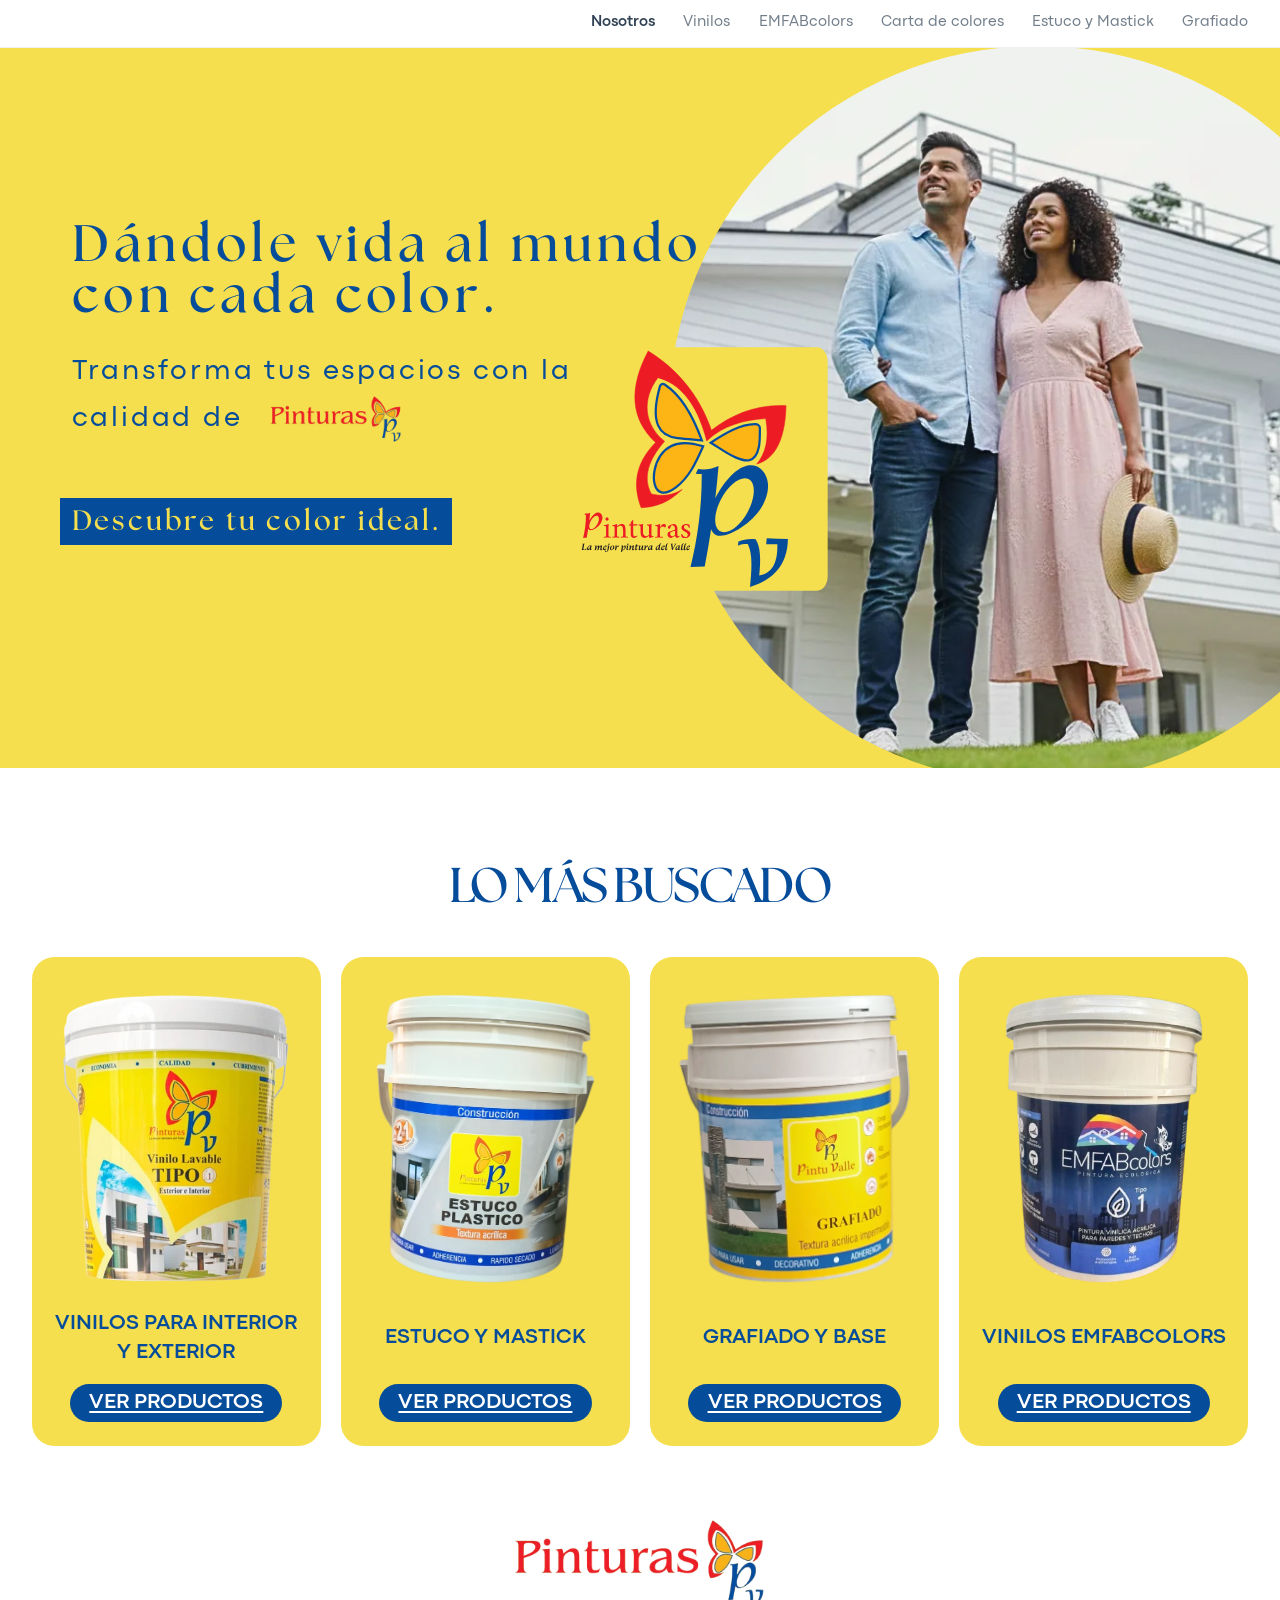
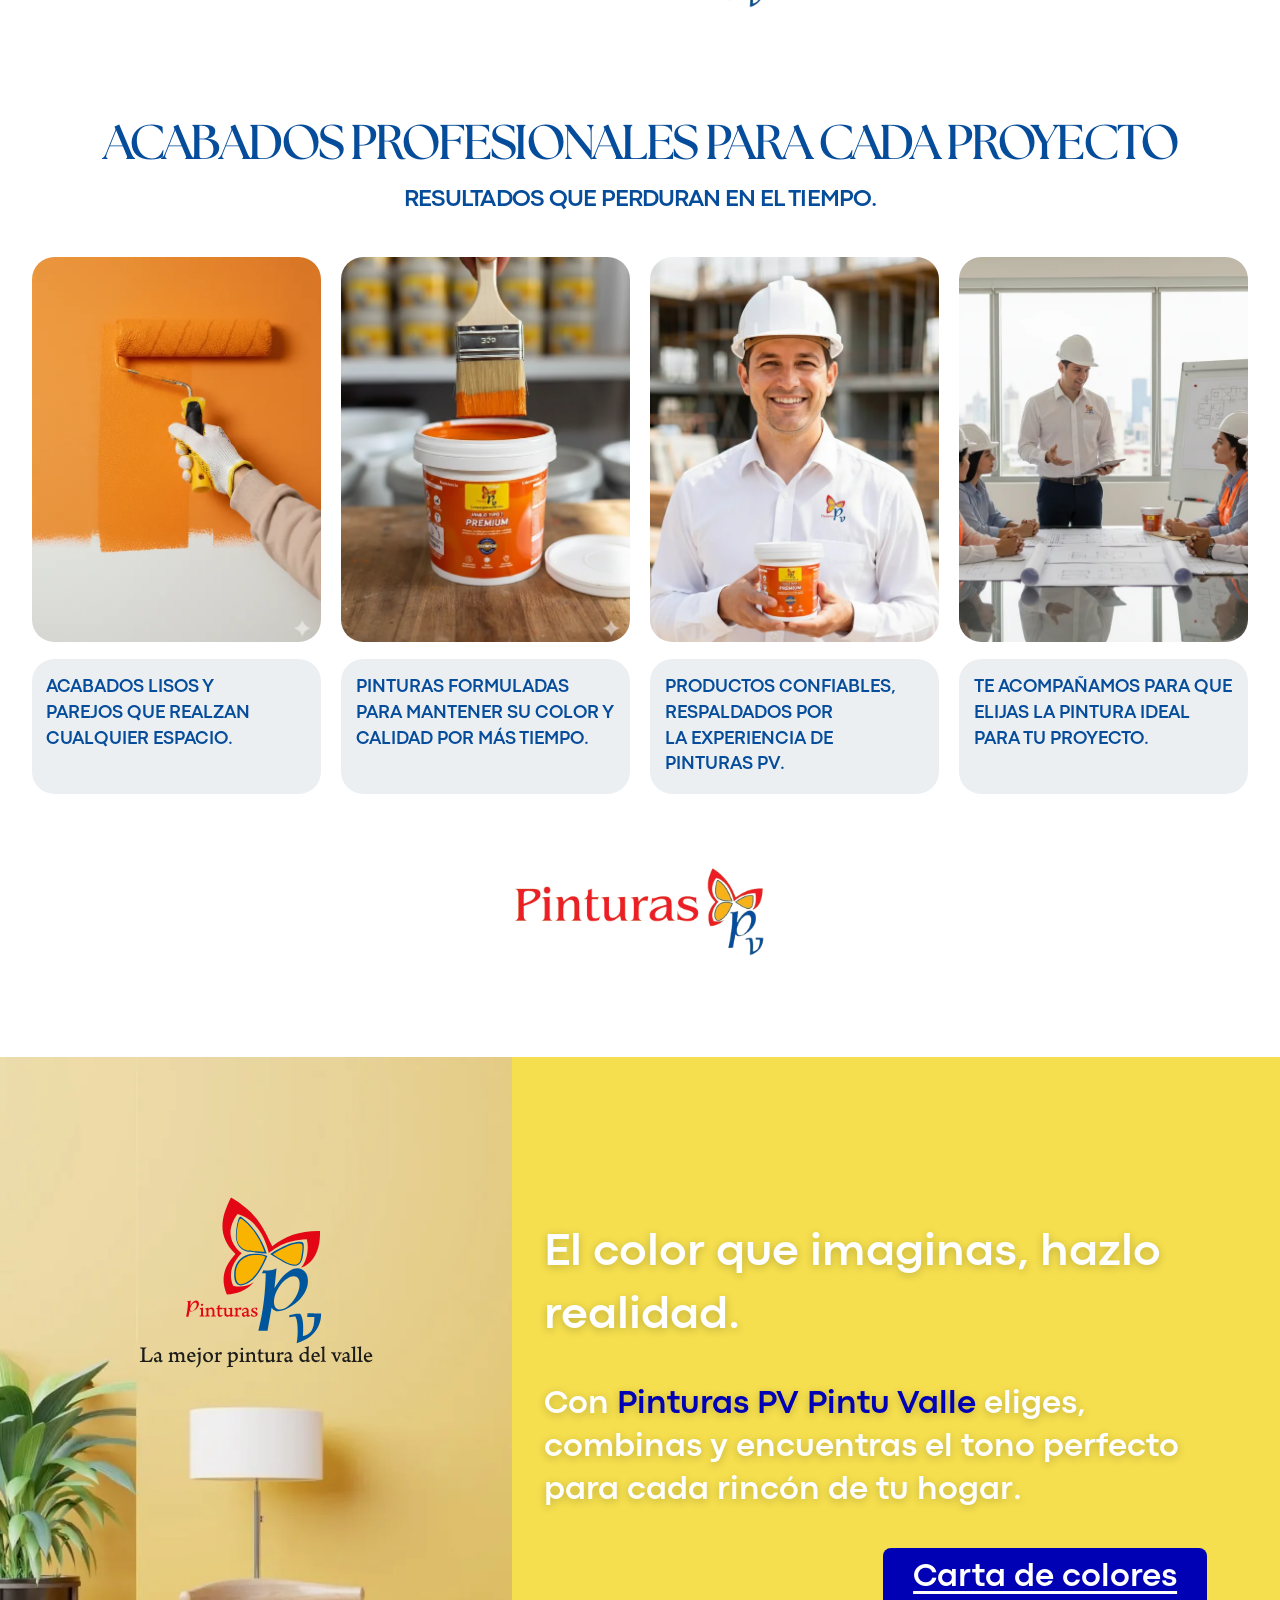
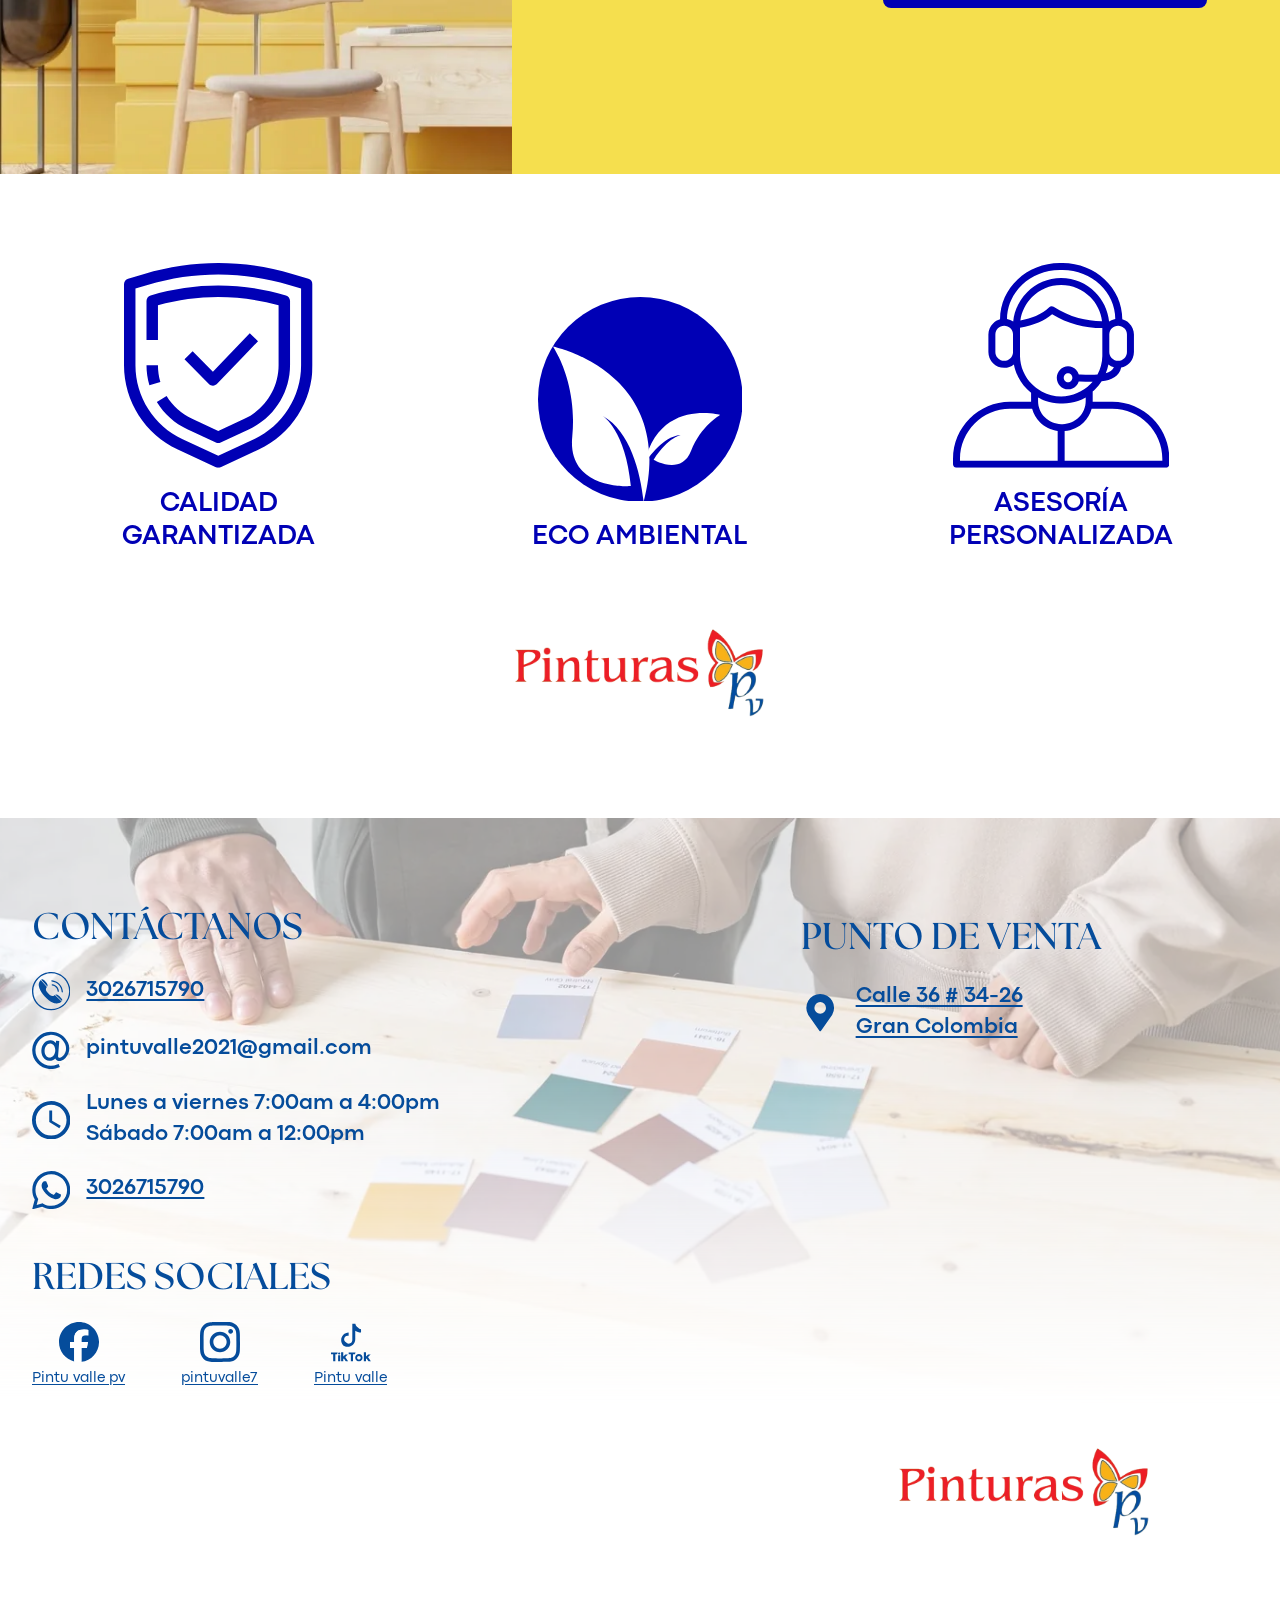
<file: index.html>
<!DOCTYPE html>
<html lang="es-CO">
<head>
  <meta charset="utf-8">
  <meta name="viewport" content="width=device-width, initial-scale=1">
  <title>Pinturas PV – Pintu Valle | La mejor pintura del Valle</title>
  <meta name="description" content="Dándole vida al mundo con cada color. Vinilos, estuco, grafiado y EMFABcolors de Pinturas PV – Pintu Valle. Calidad garantizada y asesoría personalizada.">
  <link rel="canonical" href="https://pintuvalle.gijac.com/">
  <meta property="og:url" content="https://pintuvalle.gijac.com/">
  <meta name="theme-color" content="#f5df4e">

  <meta name="robots" content="index, follow, max-image-preview:large">
  <meta property="og:type" content="website">
  <meta property="og:site_name" content="Pinturas PV – Pintu Valle">
  <meta property="og:locale" content="es_CO">
  <meta property="og:title"       content="Pinturas PV – Pintu Valle | La mejor pintura del Valle">
  <meta property="og:description" content="Dándole vida al mundo con cada color. Vinilos, estuco, grafiado y EMFABcolors de Pinturas PV – Pintu Valle. Calidad garantizada y asesoría personalizada.">
  <meta property="og:image" content="https://pintuvalle.gijac.com/assets/img/logo-pv-eslogan.svg">
  <meta property="og:image:width" content="1200">
  <meta property="og:image:height" content="630">
  <meta property="og:image:alt" content="Pinturas PV – Pintu Valle, la mejor pintura del Valle">
  <meta name="twitter:card" content="summary_large_image">

  <link rel="icon" type="image/svg+xml" href="assets/img/logo-pv-tarjeta.svg">

  <link rel="stylesheet" href="css/base.css">
  <link rel="stylesheet" href="css/components.css">
  <link rel="stylesheet" href="css/sections.css">
  <link rel="stylesheet" href="css/animations.css">

  <script>document.documentElement.classList.add("js")</script>

  <script type="application/ld+json">
  {
    "@context": "https://schema.org",
    "@type": "HardwareStore",
    "name": "Pinturas PV – Pintu Valle",
    "slogan": "La mejor pintura del Valle",
    "telephone": "+573026715790",
    "email": "pintuvalle2021@gmail.com",
    "address": {
      "@type": "PostalAddress",
      "streetAddress": "Calle 36 # 34-26, Gran Colombia",
      "addressCountry": "CO"
    },
    "openingHoursSpecification": [
      { "@type": "OpeningHoursSpecification", "dayOfWeek": ["Monday", "Tuesday", "Wednesday", "Thursday", "Friday"], "opens": "07:00", "closes": "16:00" },
      { "@type": "OpeningHoursSpecification", "dayOfWeek": "Saturday", "opens": "07:00", "closes": "12:00" }
    ],
    "sameAs": [
      "https://www.facebook.com/profile.php?id=61582793947898",
      "https://www.instagram.com/pintuvalle7/",
      "https://www.tiktok.com/@pintuvalle2010"
    ]
  }
  </script>
</head>

<body>
<svg xmlns="http://www.w3.org/2000/svg" class="sprite" aria-hidden="true" focusable="false">
  <symbol id="i-shield" viewBox="0 0 328.3 356.6"><g><path d="M321.16,27.249l-28.092-8.279C250.39,6.384,207.016,0,164.159,0S77.928,6.384,35.251,18.97L7.158,27.249c-4.244,1.247-7.158,5.146-7.158,9.57v141.203c0,62.768,36.786,120.415,93.716,146.855l66.238,30.768c1.335.619,2.768.931,4.205.931s2.87-.312,4.205-.931l66.238-30.768c56.93-26.44,93.716-84.087,93.716-146.855V36.82c0-4.425-2.914-8.323-7.158-9.57ZM308.358,178.022c0,55.03-32.254,105.572-82.167,128.757l-62.032,28.814-62.032-28.814c-49.913-23.185-82.167-73.727-82.167-128.757V44.285l20.934-6.174c40.85-12.046,82.318-18.152,123.265-18.152s82.416,6.106,123.265,18.152l20.934,6.174v133.737ZM63.358,207.201l-19.141,5.662c-3.348-11.305-5.043-23.029-5.043-34.841h19.959c0,9.892,1.423,19.711,4.225,29.179ZM289.144,66.111v111.911c0,47.584-27.888,91.284-71.042,111.327l-49.738,23.098c-1.335.619-2.768.931-4.205.931s-2.87-.312-4.205-.931l-49.733-23.098c-22.055-10.243-40.406-26.626-53.071-47.379l17.036-10.399c10.603,17.382,25.973,31.099,44.446,39.68l45.528,21.144,45.533-21.144c36.142-16.787,59.493-53.383,59.493-93.229v-104.383c-69.731-19.219-140.321-19.219-210.052,0v60.341h-19.959v-67.87c0-4.425,2.914-8.323,7.158-9.57,78.181-23.059,157.473-23.059,235.654,0,4.244,1.247,7.158,5.146,7.158,9.57ZM147.82,210.583l-42.482-42.916,14.18-14.044,35.28,35.641,64.201-66.915,14.404,13.82-71.291,74.302c-1.866,1.939-4.434,3.05-7.124,3.07h-.078c-2.665,0-5.219-1.062-7.09-2.958Z" /></g></symbol>
  <symbol id="i-leaf" viewBox="0 0 71.9 71.9"><g><g><g><circle cx="35.93" cy="35.93" r="35.93" /></g><g fill="#fff"><path d="M40.6 57.15c0,0 9.69,5.79 13.15,-3.14 3.47,-8.92 10.2,-12.61 10.2,-12.61 0,0 -21.62,-5.85 -26.61,17.21 2.77,-4.29 7.69,-10.04 13.23,-10.26 0,0 -4.75,0.47 -9.97,8.8z" /><path d="M32.59 66.39c0,0 -22.44,1.57 -20.56,-17.43 1.88,-18.99 -6.78,-31.62 -6.78,-31.62 0,0 43.73,9.08 31.83,54.58 -1.06,-10.13 -4.63,-24.79 -14.3,-30.16 0,0 8.04,5.11 9.81,24.63z" /></g></g></g></symbol>
  <symbol id="i-headset" viewBox="0 0 400 378.7"><g><path d="M369.07,287.68c-19.08-19.08-45.42-30.93-74.38-30.93h-36.42c0.01-0.48,0.04-0.96,0.04-1.44v-17.48 c1.58-1.37,3.11-2.8,4.59-4.28c4.5-4.5,8.53-9.49,12-14.86c18.23-2.09,32.47-8.45,36.11-25.38c5.79-1.14,10.97-4,14.99-8.02 c5.29-5.29,8.58-12.6,8.58-20.63v-32.37c0-8.04-3.29-15.34-8.58-20.63l-0.41-0.38c-3.49-3.36-7.8-5.85-12.58-7.17 c0.01-0.12,0.02-0.23,0.02-0.35c0-28.61-12.45-54.59-32.51-73.41C260.55,11.62,233.06,0,202.85,0h-5.69 c-30.21,0-57.7,11.62-77.66,30.35c-20.06,18.82-32.51,44.8-32.51,73.41c0,0.12,0.01,0.23,0.02,0.35c-4.95,1.36-9.4,3.99-12.96,7.54 l-0.03,0.03c-5.29,5.3-8.58,12.6-8.58,20.61v32.37c0,7.82,3.13,14.95,8.2,20.22l0.38,0.41c5.29,5.29,12.59,8.58,20.63,8.58 c6.76,0,12.99-2.33,17.95-6.21c3.46,17.71,12.2,33.59,24.51,45.9c2.31,2.31,4.74,4.48,7.29,6.53v15.24l0,0 c0,0.48,0.02,0.96,0.04,1.44h-39.12c-28.97,0-55.3,11.85-74.38,30.93C11.85,306.76,0,333.1,0,362.06v10.18 c0,3.56,2.89,6.45,6.45,6.45H200c0,0,0,0,0,0s0,0,0,0h193.55c3.56,0,6.45-2.89,6.45-6.45v-10.18 C400,333.1,388.15,306.76,369.07,287.68z M282.53,203.98c2.12-5.22,3.77-10.69,4.87-16.34c2.97,2.33,6.41,4.1,10.14,5.14 C295.09,198.47,289.72,201.93,282.53,203.98z M316.86,120.77c2.96,2.96,4.8,7.03,4.8,11.51v32.37c0,4.48-1.84,8.56-4.8,11.51 c-2.96,2.96-7.04,4.8-11.52,4.8c-4.48,0-8.56-1.84-11.51-4.8h-0.03c-2.94-2.94-4.77-7.02-4.77-11.51v-32.37 c0-4.5,1.83-8.57,4.77-11.51l0.03-0.03c2.94-2.94,7.02-4.77,11.52-4.77v0c4.35,0,8.32,1.71,11.23,4.49L316.86,120.77z M128.31,39.72 c17.64-16.55,42-26.82,68.84-26.82h5.69c26.83,0,51.2,10.27,68.84,26.82c17.49,16.41,28.37,39.01,28.42,63.84 c-4.2,0.77-8.09,2.45-11.47,4.83c-2-21.16-11.48-40.23-25.75-54.5c-16.13-16.13-38.4-26.15-62.89-26.15s-46.76,10.02-62.89,26.15 c-14.27,14.27-23.75,33.34-25.75,54.5c-3.38-2.38-7.27-4.06-11.47-4.83C99.95,78.73,110.82,56.13,128.31,39.72z M275.55,107.51 c-15.2-0.06-29.8-2.01-43.77-5.83c-16-4.38-31.27-11.26-45.79-20.63c-2.49-1.6-5.86-1.31-8.03,0.88 c-6.43,6.44-14.68,11.81-24.76,16.1c-8.3,3.53-17.85,6.31-28.6,8.37c2.32-16.81,10.16-31.92,21.64-43.4 c13.8-13.8,32.84-22.37,53.77-22.37c20.93,0,39.97,8.57,53.77,22.37C265.5,74.73,273.43,90.26,275.55,107.51z M94.65,180.96 c-4.48,0-8.56-1.84-11.51-4.8l-0.3-0.28c-2.78-2.92-4.49-6.88-4.49-11.23v-32.37c0-4.5,1.83-8.57,4.77-11.51l0.03-0.03 c2.94-2.94,7.02-4.77,11.52-4.77h0c4.5,0,8.57,1.83,11.51,4.77v0.03c2.96,2.96,4.8,7.03,4.8,11.51v32.37c0,4.48-1.84,8.56-4.8,11.51 C103.21,179.12,99.13,180.96,94.65,180.96z M123.86,170.66v-51.02c12.93-2.27,24.39-5.52,34.36-9.77 c9.76-4.15,18.11-9.27,25.06-15.33c14.31,8.7,29.35,15.22,45.12,19.53c15.28,4.18,31.19,6.28,47.74,6.29v50.29 c0,12.89-3.26,25.05-8.97,35.72c-9.91,0.66-21.16,0.25-32.23-0.17l-2.26-0.08c-1.01-3.31-2.79-6.28-5.13-8.68 c-3.79-3.88-9.03-6.29-14.79-6.29s-11,2.4-14.79,6.29c-3.74,3.83-6.06,9.11-6.06,14.92s2.32,11.09,6.06,14.92 c3.79,3.88,9.03,6.29,14.79,6.29s11-2.4,14.79-6.29c2.25-2.31,3.97-5.14,5-8.29l1.94,0.07c7.96,0.3,15.99,0.6,23.71,0.54 c-1.41,1.67-2.88,3.29-4.42,4.84c-13.8,13.8-32.84,22.37-53.77,22.37c-12.71,0-24.71-3.17-35.27-8.74c-3.5-1.9-6.83-4.08-9.95-6.5 c-0.42-0.32-0.87-0.58-1.33-0.79c-2.53-1.97-4.95-4.08-7.22-6.34C132.43,210.63,123.86,191.59,123.86,170.66z M220.7,212.36 c0,2.34-0.91,4.45-2.38,5.95c-1.42,1.46-3.4,2.36-5.58,2.36s-4.16-0.9-5.58-2.36c-1.47-1.5-2.38-3.61-2.38-5.95 c0-2.34,0.91-4.45,2.38-5.95c1.42-1.46,3.4-2.36,5.58-2.36s4.16,0.9,5.58,2.36C219.79,207.91,220.7,210.02,220.7,212.36z M163.53,251.84c2.62,1.21,5.3,2.31,8.05,3.25c8.2,2.82,16.96,4.4,26.04,4.57c0.09,0,0.18,0,0.27,0.01 c0.43,0.01,0.85,0.03,1.28,0.03h4.34c9.63,0,18.92-1.62,27.6-4.6c4.97-1.71,9.75-3.88,14.28-6.45v6.66 c0,11.74-4.81,22.41-12.55,30.15c-7.74,7.74-18.42,12.55-30.15,12.55H200c-11.74,0-22.41-4.81-30.15-12.55 c-7.74-7.74-12.55-18.42-12.55-30.15v-6.59C159.33,249.83,161.41,250.88,163.53,251.84z M12.9,362.06 c0-25.41,10.4-48.51,27.15-65.27c16.75-16.75,39.86-27.15,65.27-27.15h40.98c2.57,9.56,7.62,18.12,14.43,24.93 c8.63,8.63,20.09,14.45,32.82,15.94v55.27H12.9V362.06z M387.1,365.79H206.45v-55.02c13.81-0.93,26.28-6.94,35.52-16.19 c6.81-6.81,11.86-15.38,14.43-24.93h38.28c25.41,0,48.51,10.4,65.26,27.15c16.75,16.75,27.15,39.86,27.15,65.27V365.79z" /></g></symbol>
  <symbol id="i-phone" viewBox="130.9 99.1 267.9 267.9"><g><path d="M 264.90625 99.144531 C 191.039062 99.144531 130.941406 159.242188 130.941406 233.109375 C 130.941406 306.976562 191.039062 367.070312 264.90625 367.070312 C 338.773438 367.070312 398.867188 306.976562 398.867188 233.109375 C 398.867188 159.242188 338.773438 99.144531 264.90625 99.144531 Z M 264.90625 108.085938 C 333.953125 108.085938 389.925781 164.0625 389.925781 233.109375 C 389.925781 302.15625 333.953125 358.128906 264.90625 358.128906 C 195.859375 358.128906 139.886719 302.15625 139.886719 233.109375 C 139.886719 164.0625 195.859375 108.085938 264.90625 108.085938" /><path d="M 237.679688 200.40625 L 195.253906 152.4375 C 195.296875 152.390625 195.339844 152.347656 195.339844 152.347656 C 205.714844 143.226562 214.609375 154.761719 222.882812 163.65625 C 229.945312 171.257812 241.835938 183.773438 239.871094 195.175781 C 239.558594 197.054688 238.753906 198.753906 237.679688 200.40625" /><path d="M 290.523438 260.136719 L 337.289062 304.84375 C 335.632812 306.410156 332.90625 309.003906 332.773438 309.09375 C 322.445312 319.0625 306.171875 321.027344 292.714844 317.855469 C 287.796875 316.691406 282.96875 315.039062 278.363281 313.027344 C 257.394531 303.949219 237.589844 287.855469 221.628906 270.957031 C 205.578125 254.101562 190.601562 233.445312 182.644531 212.074219 C 180.855469 207.335938 179.46875 202.417969 178.574219 197.457031 C 176.160156 183.820312 178.980469 167.683594 189.484375 157.890625 C 189.527344 157.800781 190.691406 156.683594 191.988281 155.476562 L 235.042969 204.117188 C 233.03125 206.757812 230.839844 209.394531 229.722656 212.390625 C 226.726562 220.300781 228.113281 228.214844 233.121094 235.011719 C 236.472656 239.527344 240.585938 244.355469 244.921875 248.871094 C 249.167969 253.429688 253.773438 257.769531 258.15625 261.390625 C 264.636719 266.753906 272.460938 268.585938 280.554688 265.992188 C 284.132812 264.832031 287.304688 262.28125 290.523438 260.136719" /><path d="M 340.285156 301.582031 L 294.59375 257.8125 C 295.753906 257.320312 297.007812 256.917969 298.257812 256.785156 C 309.75 255.398438 321.597656 267.960938 328.792969 275.425781 C 336.707031 283.5625 346.902344 292.371094 340.285156 301.582031" /><path d="M 314.027344 237.503906 C 311.679688 237.503906 309.710938 235.671875 309.570312 233.296875 C 308.980469 223.328125 304.878906 213.855469 298.019531 206.621094 C 291.164062 199.386719 281.921875 194.78125 272 193.65625 C 269.546875 193.382812 267.785156 191.164062 268.0625 188.710938 C 268.339844 186.261719 270.539062 184.507812 273.007812 184.773438 C 285.019531 186.132812 296.207031 191.710938 304.511719 200.46875 C 312.8125 209.230469 317.78125 220.699219 318.496094 232.765625 C 318.640625 235.230469 316.761719 237.347656 314.296875 237.492188 C 314.207031 237.5 314.117188 237.503906 314.027344 237.503906" /><path d="M 342.179688 241.757812 C 339.828125 241.757812 337.859375 239.925781 337.722656 237.550781 C 336.644531 219.390625 329.167969 202.128906 316.671875 188.941406 C 304.171875 175.757812 287.335938 167.367188 269.257812 165.324219 C 266.804688 165.046875 265.039062 162.832031 265.316406 160.378906 C 265.59375 157.925781 267.820312 156.148438 270.261719 156.4375 C 290.429688 158.71875 309.21875 168.078125 323.160156 182.789062 C 337.105469 197.503906 345.445312 216.761719 346.644531 237.023438 C 346.789062 239.488281 344.910156 241.605469 342.445312 241.75 C 342.355469 241.757812 342.269531 241.757812 342.179688 241.757812" /></g></symbol>
  <symbol id="i-email" viewBox="-2.9 -4.5 512.6 504.5"><g><path d="M478.6,148.5C436.4,53.7,342.1-4.5,238.2,0.3C110.7,6.1,6.1,110.7,0.3,238.2c-3.2,69.1,21.3,134.6,68.9,184.4 C116.8,472.5,181,500,250,500c34.7,0,68.3-7,99.9-20.7l19.8-8.6l-17.2-39.5l-19.8,8.6c-26.1,11.4-53.9,17.1-82.6,17.1 c-57.1,0-110.2-22.7-149.6-64c-39.4-41.3-59.6-95.5-57-152.7c4.9-105.5,91.3-192,196.8-196.8c85.9-3.9,164,44.2,198.9,122.7 c23.6,53,13.2,115.3-25.8,154.9c-12.5,12.7-26.6,22-42,27.8c-8.9,3.3-15.8-0.8-18.4-2.7c-2.6-2-8.6-7.6-7.8-17.3l5.3-66.8 c0,0,0,0,0,0c0,0,0,0,0,0l10.8-136.9l-43-3.4l-2.4,29.9c-18-20.2-41.8-33.4-68.6-35.5c-62.8-4.9-118.8,52.5-124.7,128 c-2.8,35.7,5.8,70.4,24.3,97.6c19.5,28.7,47.5,45.9,78.9,48.3c2.5,0.2,5,0.3,7.5,0.3c28,0,54.3-12.3,74.8-32.8 c4.3,8.9,10.7,16.9,18.9,23.1c17.1,12.9,39.3,16.2,59.4,8.7c21.3-7.9,40.7-20.7,57.7-37.9C496.2,298.2,509.7,218.7,478.6,148.5z M229.1,346.8c-18-1.4-34.6-11.9-46.6-29.6c-13-19.1-19-44-17-70c3.9-49.9,36.7-88.5,74.1-88.5c1.4,0,2.8,0.1,4.3,0.2 c39.1,3.1,67.6,47.7,63.6,99.5l0,0.1C303.4,310.3,268.2,349.9,229.1,346.8z" /></g></symbol>
  <symbol id="i-clock" viewBox="4.0 4.0 40 40"><g><path d="M23.99 4c-11.05 0-19.99 8.95-19.99 20s8.94 20 19.99 20c11.05 0 20.01-8.95 20.01-20s-8.96-20-20.01-20zm.01 36c-8.84 0-16-7.16-16-16s7.16-16 16-16 16 7.16 16 16-7.16 16-16 16z" /></g><g><path d="M25 14h-3v12l10.49 6.3 1.51-2.46-9-5.34z" /></g></symbol>
  <symbol id="i-whatsapp" viewBox="0 0 201.3 202.2"><g><path d="M171.95,29.39C153.03,10.45,127.87,0,101.06,0,45.82,0,.86,44.95.84,100.21c0,17.66,4.61,34.91,13.38,50.1L0,202.24l53.13-13.94c14.64,7.99,31.12,12.19,47.89,12.2h.04c55.23,0,100.2-44.96,100.21-100.21,0-26.78-10.4-51.95-29.33-70.9h0ZM101.06,183.58h-.03c-14.94,0-29.61-4.02-42.4-11.61l-3.04-1.81-31.53,8.27,8.41-30.74-1.98-3.15c-8.34-13.26-12.74-28.59-12.73-44.33.02-45.92,37.39-83.29,83.33-83.29,22.25,0,43.16,8.68,58.89,24.43,15.73,15.74,24.38,36.67,24.37,58.93-.02,45.93-37.39,83.3-83.3,83.3h0ZM146.75,121.2c-2.5-1.25-14.81-7.31-17.11-8.14-2.3-.84-3.96-1.25-5.63,1.25-1.67,2.51-6.47,8.15-7.93,9.82-1.46,1.67-2.92,1.88-5.43.62-2.5-1.25-10.57-3.9-20.14-12.43-7.44-6.64-12.47-14.84-13.93-17.35-1.46-2.51-.15-3.86,1.1-5.11,1.12-1.12,2.5-2.93,3.76-4.39,1.25-1.46,1.67-2.51,2.5-4.18.84-1.67.42-3.13-.21-4.39-.63-1.25-5.63-13.58-7.72-18.59-2.03-4.88-4.1-4.22-5.63-4.3-1.46-.07-3.13-.09-4.8-.09s-4.38.62-6.68,3.13c-2.3,2.51-8.76,8.57-8.76,20.89s8.97,24.23,10.23,25.91c1.25,1.67,17.66,26.96,42.78,37.81,5.97,2.58,10.64,4.12,14.28,5.28,6,1.91,11.46,1.64,15.77.99,4.81-.72,14.81-6.06,16.9-11.91,2.09-5.85,2.09-10.86,1.46-11.91s-2.3-1.67-4.8-2.93h0Z" fill-rule="evenodd" /></g></symbol>
  <symbol id="i-pin" viewBox="8.2 1.4 47.6 59.6"><g><path d="M13.18,34.91l.06.09,18,25.59a1,1,0,0,0,1.58,0L50.76,35l.06-.09a21.5,21.5,0,1,0-37.64,0ZM32,15.53a9,9,0,1,1-9,9A9,9,0,0,1,32,15.53Z" /></g></symbol>
  <symbol id="i-facebook" viewBox="0 0 222.8 222.8"><g><g><path d="M222.83,111.42C222.83,49.88,172.95,0,111.42,0S0,49.88,0,111.42c0,52.25,35.97,96.1,84.5,108.14v-74.09h-22.98v-34.05h22.98v-14.67c0-37.92,17.16-55.5,54.39-55.5,7.06,0,19.24,1.38,24.22,2.77v30.86c-2.63-.28-7.2-.42-12.87-.42-18.27,0-25.33,6.92-25.33,24.91v12.04h36.39l-6.25,34.05h-30.14v76.55c55.17-6.66,97.92-53.64,97.92-110.6Z" /></g><g><path d="M155.06,145.46l6.25-34.05h-36.39v-12.04c0-17.99,7.06-24.91,25.33-24.91,5.67,0,10.24.14,12.87.42v-30.86c-4.98-1.38-17.16-2.77-24.22-2.77-37.23,0-54.39,17.58-54.39,55.5v14.67h-22.98v34.05h22.98v74.09c8.62,2.14,17.63,3.28,26.92,3.28,4.57,0,9.07-.28,13.5-.82v-76.55h30.14Z" fill="#fff" /></g></g></symbol>
  <symbol id="i-instagram" viewBox="0 0 212.3 212.3"><g><path d="M62.16.73c-11.29.53-19,2.34-25.74,4.98-6.98,2.72-12.89,6.36-18.77,12.27-5.89,5.91-9.51,11.83-12.2,18.82-2.61,6.76-4.38,14.47-4.88,25.77C.07,73.88-.04,77.49.01,106.31c.05,28.81.18,32.43.72,43.75.54,11.29,2.34,18.99,4.98,25.74,2.72,6.98,6.36,12.88,12.27,18.77,5.91,5.89,11.83,9.5,18.82,12.2,6.75,2.61,14.47,4.39,25.76,4.88,11.32.5,14.93.61,43.74.55,28.82-.05,32.43-.18,43.75-.72,11.29-.54,18.99-2.35,25.74-4.98,6.98-2.73,12.89-6.36,18.77-12.27,5.88-5.91,9.5-11.83,12.2-18.82,2.61-6.75,4.39-14.47,4.88-25.75.49-11.32.61-14.94.56-43.75-.05-28.81-.19-32.42-.72-43.74-.54-11.3-2.34-19-4.98-25.75-2.73-6.98-6.36-12.88-12.27-18.77-5.91-5.88-11.83-9.51-18.82-12.2-6.75-2.61-14.47-4.39-25.76-4.88C138.33.07,134.71-.04,105.9.01c-28.81.05-32.42.18-43.74.72M63.4,192.54c-10.34-.45-15.96-2.17-19.71-3.61-4.96-1.92-8.49-4.22-12.22-7.91-3.72-3.71-6.02-7.24-7.96-12.18-1.45-3.74-3.2-9.35-3.69-19.7-.53-11.18-.65-14.54-.7-42.87-.05-28.32.05-31.68.54-42.87.44-10.34,2.17-15.96,3.61-19.7,1.92-4.96,4.21-8.49,7.91-12.22,3.71-3.72,7.24-6.02,12.19-7.96,3.74-1.46,9.35-3.2,19.69-3.69,11.19-.53,14.54-.64,42.87-.7,28.33-.06,31.69.04,42.88.54,10.34.45,15.96,2.16,19.7,3.61,4.96,1.92,8.5,4.2,12.22,7.91,3.72,3.71,6.03,7.23,7.96,12.19,1.46,3.73,3.2,9.35,3.69,19.68.53,11.19.65,14.55.7,42.87.05,28.33-.05,31.69-.54,42.87-.45,10.34-2.17,15.97-3.61,19.71-1.92,4.95-4.21,8.49-7.92,12.21-3.71,3.71-7.23,6.02-12.19,7.96-3.73,1.46-9.35,3.2-19.68,3.69-11.19.53-14.54.65-42.88.7-28.32.05-31.68-.05-42.87-.54M149.9,49.39c.01,7.03,5.73,12.72,12.75,12.7,7.03-.01,12.72-5.72,12.71-12.75-.01-7.03-5.73-12.72-12.76-12.71-7.03.01-12.72,5.73-12.71,12.75M51.62,106.21c.06,30.09,24.5,54.43,54.58,54.37,30.09-.06,54.44-24.49,54.38-54.58-.06-30.08-24.5-54.43-54.59-54.38-30.08.06-54.43,24.5-54.37,54.59M70.73,106.17c-.03-19.53,15.77-35.4,35.3-35.43,19.53-.04,35.4,15.76,35.44,35.3.04,19.53-15.77,35.4-35.3,35.43-19.53.04-35.4-15.77-35.43-35.3" /></g></symbol>
  <symbol id="i-tiktok" viewBox="0 0 228.0 221.0"><g><g><path d="M138.29,94.16v-48.13c9.29,6.67,20.67,10.6,32.95,10.6v-18.41c-7.09-1.52-13.34-5.33-17.94-10.61-7.42-4.84-12.78-12.58-14.45-21.6h-17.34l-.04,94.91c-.4,10.63-9.15,19.16-19.87,19.16-6.64,0-12.52-3.28-16.14-8.3-6.34-3.33-10.67-9.98-10.67-17.62,0-10.98,8.93-19.91,19.91-19.91,2.05,0,4.01.34,5.87.92v-18.57c-23.56.55-42.56,19.87-42.56,43.56,0,11.46,4.45,21.89,11.71,29.68,7.08,4.97,15.69,7.9,24.98,7.9,24.04,0,43.59-19.55,43.59-43.59Z" /></g></g><g><g><path d="M0,169.68h38.19l-3.51,10.93h-9.91s0,40.39,0,40.39h-12.35v-40.4l-12.42.02v-10.95Z" /></g><g><path d="M100.75,169.68h39.07l-3.51,10.93h-10.77s0,40.39,0,40.39h-12.36v-40.4l-12.42.02v-10.95Z" /></g><g><path d="M40.52 186L52.76 186 52.75 221 40.59 221 40.52 186z" /></g><g><path d="M57.62,169.54h12.23v23.9l12.12-11.89h14.6s-15.33,14.88-15.33,14.88l17.17,24.58h-13.48l-11.46-17.04-3.63,3.52v13.52h-12.23v-51.46Z" /></g><g><path d="M187.21,169.54h12.23v23.9l12.12-11.89h14.6s-15.33,14.88-15.33,14.88l17.17,24.58h-13.48l-11.46-17.04-3.63,3.52v13.52h-12.23v-51.46Z" /></g><g><circle cx="46.64" cy="175.84" r="6.16" /></g><g><path d="M159.01,179.1c-11.57,0-20.95,9.38-20.95,20.95s9.38,20.95,20.95,20.95,20.95-9.38,20.95-20.95-9.38-20.95-20.95-20.95ZM159.01,210.24c-5.62,0-10.18-4.56-10.18-10.18s4.56-10.18,10.18-10.18,10.18,4.56,10.18,10.18-4.56,10.18-10.18,10.18Z" /></g></g></symbol>
</svg>

  <!-- ====================== Header ====================== -->
  <header class="site-header">
    <div class="container site-header__inner">
      <button class="nav-toggle" type="button" aria-expanded="false" aria-controls="site-nav">
        <span class="sr-only">Abrir menú</span>
        <span class="nav-toggle__bars" aria-hidden="true"></span>
      </button>

      <nav class="nav" id="site-nav" aria-label="Principal">
        <ul class="nav__list">
          <li><a class="nav__link" href="index.html" aria-current="page">Nosotros</a></li>
          <li><a class="nav__link" href="vinilos.html">Vinilos</a></li>
          <li><a class="nav__link" href="emfabcolors.html">EMFABcolors</a></li>
          <li><a class="nav__link" href="carta-de-colores.html">Carta de colores</a></li>
          <li><a class="nav__link" href="estuco-mastick.html">Estuco y Mastick</a></li>
          <li><a class="nav__link" href="grafiado.html">Grafiado</a></li>
        </ul>
      </nav>
    </div>
  </header>

  <main>
    <!-- ====================== Hero ====================== -->
    <section class="hero" id="inicio" aria-labelledby="hero-title">
      <div class="hero__content">
        <h1 class="hero__title" id="hero-title">Dándole vida al mundo con cada color.</h1>
        <p class="hero__lead">
          Transforma tus espacios con la
          <span class="hero__nowrap">calidad de
            <img class="hero__wordmark" src="assets/img/logo-pinturas-pv.webp" width="800" height="296" alt="Pinturas PV">
          </span>
        </p>
        <a class="hero__cta" href="carta-de-colores.html">Descubre tu color ideal.</a>
      </div>

      <div class="hero__media">
        <div class="hero__photo">
          <img src="assets/img/hero-pareja.webp" width="1344" height="768" alt="Pareja sonriente frente a una casa blanca recién pintada" fetchpriority="high">
        </div>
        <img class="hero__badge" src="assets/img/logo-pv-tarjeta.svg" width="317" height="272" alt="Pinturas PV, la mejor pintura del Valle">
      </div>
    </section>

    <!-- ====================== Lo más buscado ====================== -->
    <section class="featured" id="productos" aria-labelledby="featured-title">
      <div class="container">
        <h2 class="section-title" id="featured-title" data-reveal>Lo más buscado</h2>

        <ul class="featured__grid" data-reveal-stagger>
          <li class="product-card">
            <img class="product-card__image" src="assets/img/producto-vinilos.webp" width="344" height="429" loading="lazy" alt="Cubeta de Vinilo Lavable Tipo 1 para interior y exterior">
            <h3 class="product-card__title">Vinilos para interior y exterior</h3>
            <a class="btn btn--pill" href="vinilos.html">Ver productos<span class="sr-only">: vinilos para interior y exterior</span></a>
          </li>

          <li class="product-card">
            <img class="product-card__image" src="assets/img/producto-estuco-mastick.webp" width="564" height="733" loading="lazy" alt="Cubeta de Estuco Plástico, textura acrílica">
            <h3 class="product-card__title">Estuco y Mastick</h3>
            <a class="btn btn--pill" href="estuco-mastick.html">Ver productos<span class="sr-only">: estuco y mastick</span></a>
          </li>

          <li class="product-card">
            <img class="product-card__image" src="assets/img/producto-grafiado.webp" width="508" height="621" loading="lazy" alt="Cubeta de Grafiado, textura acrílica impermeable">
            <h3 class="product-card__title">Grafiado y base</h3>
            <a class="btn btn--pill" href="grafiado.html">Ver productos<span class="sr-only">: grafiado y base</span></a>
          </li>

          <li class="product-card">
            <img class="product-card__image" src="assets/img/producto-emfabcolors.webp" width="312" height="443" loading="lazy" alt="Cubeta de pintura ecológica EMFABcolors Tipo 1">
            <h3 class="product-card__title">Vinilos EMFABcolors</h3>
            <a class="btn btn--pill" href="emfabcolors.html">Ver productos<span class="sr-only">: vinilos EMFABcolors</span></a>
          </li>
        </ul>

        <img class="brand-mark" src="assets/img/logo-pinturas-pv.webp" width="800" height="296" loading="lazy" alt="Pinturas PV">
      </div>
    </section>

    <!-- ====================== Acabados profesionales ====================== -->
    <section class="finishes" aria-labelledby="finishes-title">
      <div class="container">
        <h2 class="section-title" id="finishes-title" data-reveal>Acabados profesionales para cada proyecto</h2>
        <p class="finishes__subtitle" data-reveal>Resultados que perduran en el tiempo.</p>

        <ul class="finishes__grid" data-reveal-stagger>
          <li class="finish">
            <img class="finish__image" src="assets/img/acabados-rodillo.webp" width="583" height="799" loading="lazy" alt="Mano con guante pintando una pared de naranja con rodillo">
            <p class="finish__text">Acabados lisos y parejos que realzan cualquier espacio.</p>
          </li>
          <li class="finish">
            <img class="finish__image" src="assets/img/acabados-brocha.webp" width="583" height="799" loading="lazy" alt="Brocha con pintura naranja sobre una cubeta de Vinilo Tipo 1 Premium">
            <p class="finish__text">Pinturas formuladas para mantener su color y calidad por más tiempo.</p>
          </li>
          <li class="finish">
            <img class="finish__image" src="assets/img/acabados-asesor.webp" width="800" height="800" loading="lazy" alt="Asesor con casco sosteniendo una cubeta de pintura Pinturas PV">
            <p class="finish__text">Productos confiables, respaldados por la experiencia de Pinturas PV.</p>
          </li>
          <li class="finish">
            <img class="finish__image" src="assets/img/acabados-equipo.webp" width="800" height="800" loading="lazy" alt="Asesor explicando un proyecto a un equipo con cascos alrededor de una mesa">
            <p class="finish__text">Te acompañamos para que elijas la pintura ideal para tu proyecto.</p>
          </li>
        </ul>

        <img class="brand-mark" src="assets/img/logo-pinturas-pv.webp" width="800" height="296" loading="lazy" alt="Pinturas PV">
      </div>
    </section>

    <!-- ====================== Carta de colores ====================== -->
    <section class="palette" aria-labelledby="palette-title">
      <div class="palette__media" data-reveal="fade">
        <img class="palette__photo" src="assets/img/carta-colores-sala.webp" width="701" height="847" loading="lazy" alt="Sala con pared amarilla, lámpara y silla de madera">
        <img class="palette__logo" src="assets/img/logo-pv-eslogan.svg" width="111" height="84" loading="lazy" alt="Pinturas PV, la mejor pintura del valle">
      </div>

      <div class="palette__content" data-reveal="right">
        <h2 class="palette__title" id="palette-title">El color que imaginas, hazlo realidad.</h2>
        <p class="palette__text">
          Con <strong>Pinturas PV Pintu Valle</strong> eliges, combinas y encuentras el tono perfecto para cada rincón de tu hogar.
        </p>
        <a class="btn btn--accent" href="carta-de-colores.html">Carta de colores</a>
      </div>
    </section>

    <!-- ====================== Beneficios ====================== -->
    <section class="benefits" aria-label="Por qué elegirnos">
      <div class="container">
        <ul class="benefits__list" data-reveal-stagger>
          <li class="benefit">
            <svg class="icon benefit__icon" viewBox="0 0 328.3 356.6" aria-hidden="true"><use href="#i-shield"/></svg>
            <h2 class="benefit__title">Calidad garantizada</h2>
          </li>
          <li class="benefit">
            <svg class="icon benefit__icon" viewBox="0 0 71.9 71.9" aria-hidden="true"><use href="#i-leaf"/></svg>
            <h2 class="benefit__title">Eco ambiental</h2>
          </li>
          <li class="benefit">
            <svg class="icon benefit__icon" viewBox="0 0 400 378.7" aria-hidden="true"><use href="#i-headset"/></svg>
            <h2 class="benefit__title">Asesoría personalizada</h2>
          </li>
        </ul>

        <img class="brand-mark" src="assets/img/logo-pinturas-pv.webp" width="800" height="296" loading="lazy" alt="Pinturas PV">
      </div>
    </section>
  </main>

  <!-- ====================== Contacto ====================== -->
  <footer class="contact" id="contacto">
    <div class="container contact__grid">
      <div class="contact__col contact__col--info" data-reveal>
        <h2 class="contact__title">Contáctanos</h2>

        <ul class="contact__list">
          <li class="contact__item">
            <svg class="icon" viewBox="0 0 267.9 267.9" aria-hidden="true"><use href="#i-phone"/></svg>
            <a class="contact__link" href="tel:+573026715790">3026715790</a>
          </li>
          <li class="contact__item">
            <svg class="icon" viewBox="0 0 512.6 504.5" aria-hidden="true"><use href="#i-email"/></svg>
            <a class="contact__link contact__link--plain" href="mailto:pintuvalle2021@gmail.com">pintuvalle2021@gmail.com</a>
          </li>
          <li class="contact__item">
            <svg class="icon" viewBox="0 0 40 40" aria-hidden="true"><use href="#i-clock"/></svg>
            <p>Lunes a viernes 7:00am a 4:00pm<br>Sábado 7:00am a 12:00pm</p>
          </li>
          <li class="contact__item">
            <svg class="icon" viewBox="0 0 201.3 202.2" aria-hidden="true"><use href="#i-whatsapp"/></svg>
            <a class="contact__link" href="https://wa.me/573026715790" target="_blank" rel="noopener noreferrer">3026715790<span class="sr-only"> por WhatsApp</span></a>
          </li>
        </ul>

        <h2 class="contact__title contact__title--social">Redes sociales</h2>

        <ul class="social">
          <li>
            <a class="social__link" href="https://www.facebook.com/profile.php?id=61582793947898" target="_blank" rel="noopener noreferrer">
              <svg class="icon" viewBox="0 0 222.8 222.8" aria-hidden="true"><use href="#i-facebook"/></svg>
              Pintu valle pv
            </a>
          </li>
          <li>
            <a class="social__link" href="https://www.instagram.com/pintuvalle7/" target="_blank" rel="noopener noreferrer">
              <svg class="icon" viewBox="0 0 212.3 212.3" aria-hidden="true"><use href="#i-instagram"/></svg>
              pintuvalle7
            </a>
          </li>
          <li>
            <a class="social__link" href="https://www.tiktok.com/@pintuvalle2010" target="_blank" rel="noopener noreferrer">
              <svg class="icon" viewBox="0 0 228 221" aria-hidden="true"><use href="#i-tiktok"/></svg>
              Pintu valle
            </a>
          </li>
        </ul>
      </div>

      <div class="contact__col contact__col--sale" data-reveal>
        <h2 class="contact__title">Punto de venta</h2>

        <ul class="contact__list">
          <li class="contact__item">
            <svg class="icon" viewBox="0 0 47.6 59.6" aria-hidden="true"><use href="#i-pin"/></svg>
            <a class="contact__link" href="https://maps.app.goo.gl/9cDY99n9WftntjdA8" target="_blank" rel="noopener noreferrer">
              Calle 36 # 34-26<br>Gran Colombia
            </a>
          </li>
        </ul>
      </div>

      <img class="contact__brand" src="assets/img/logo-pinturas-pv.webp" width="800" height="296" loading="lazy" alt="Pinturas PV">
    </div>
  </footer>

  <script src="js/main.js" defer></script>
</body>
</html>
</file>
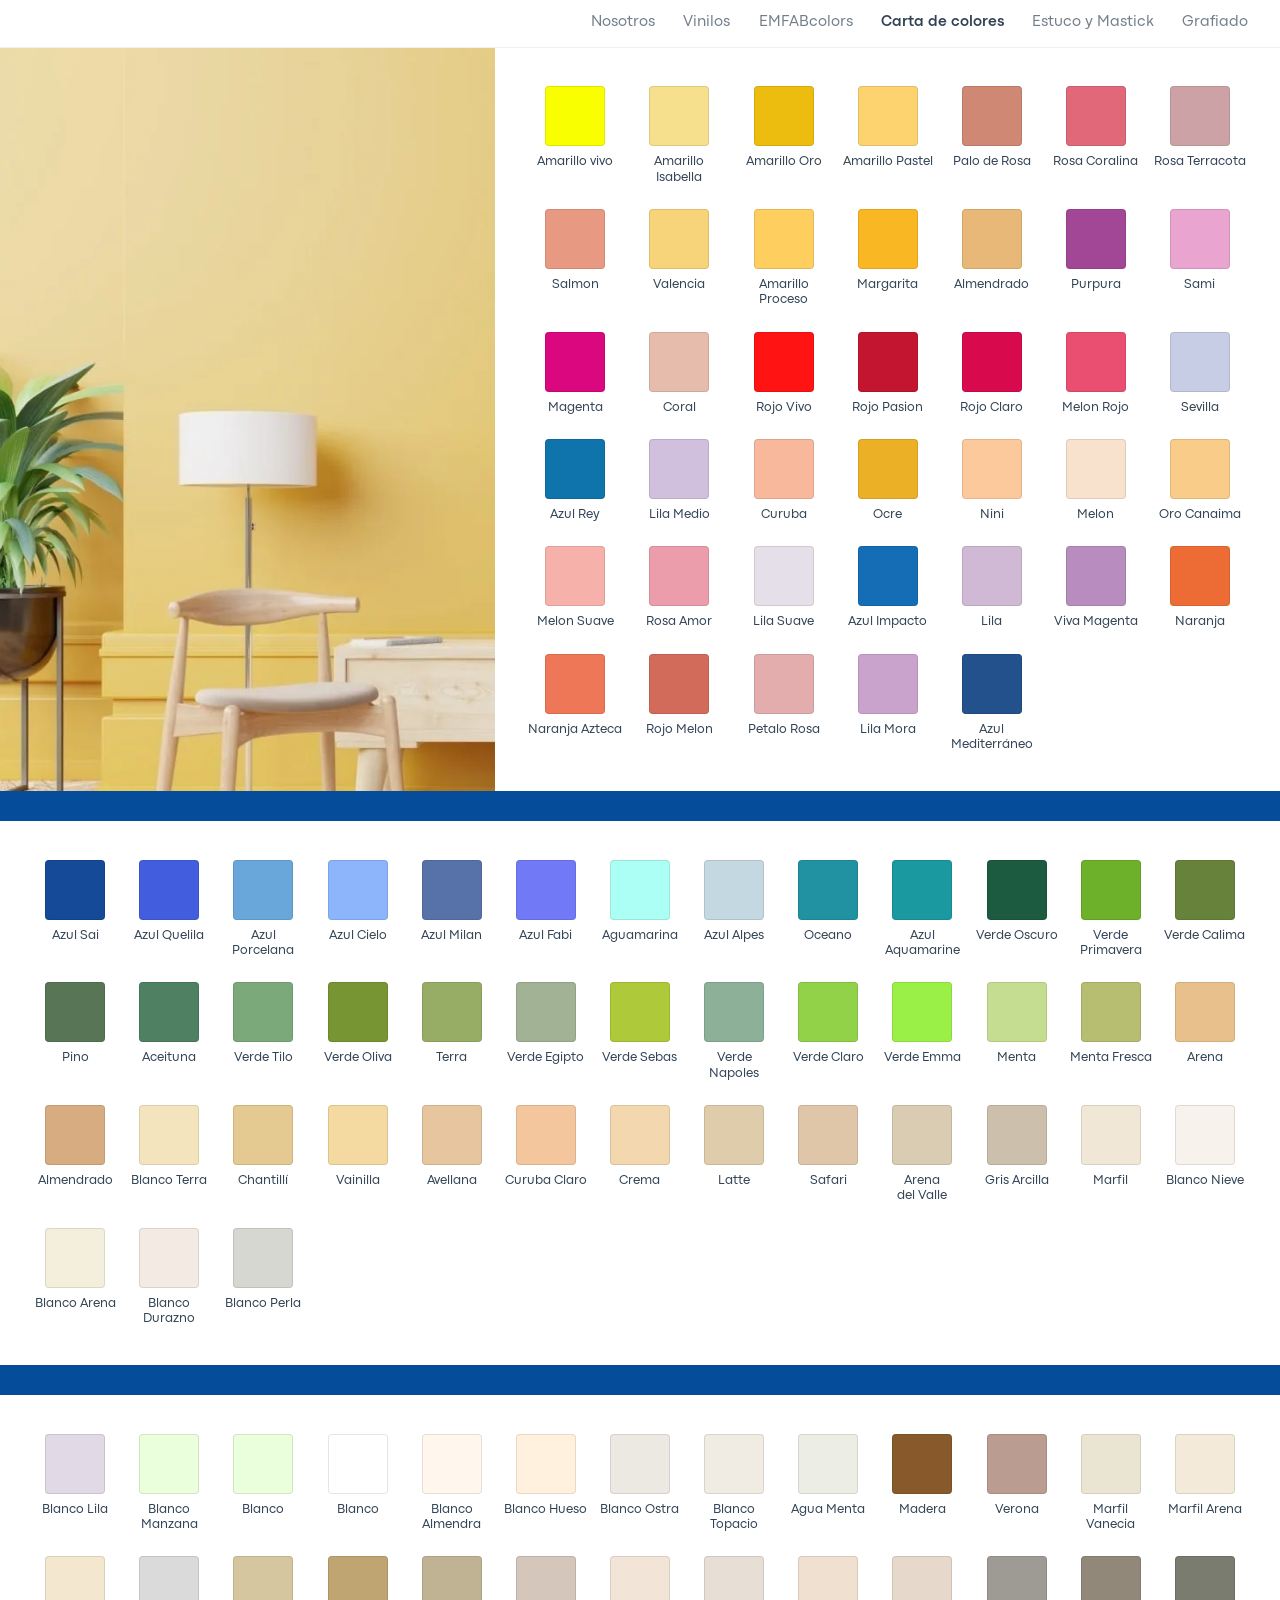
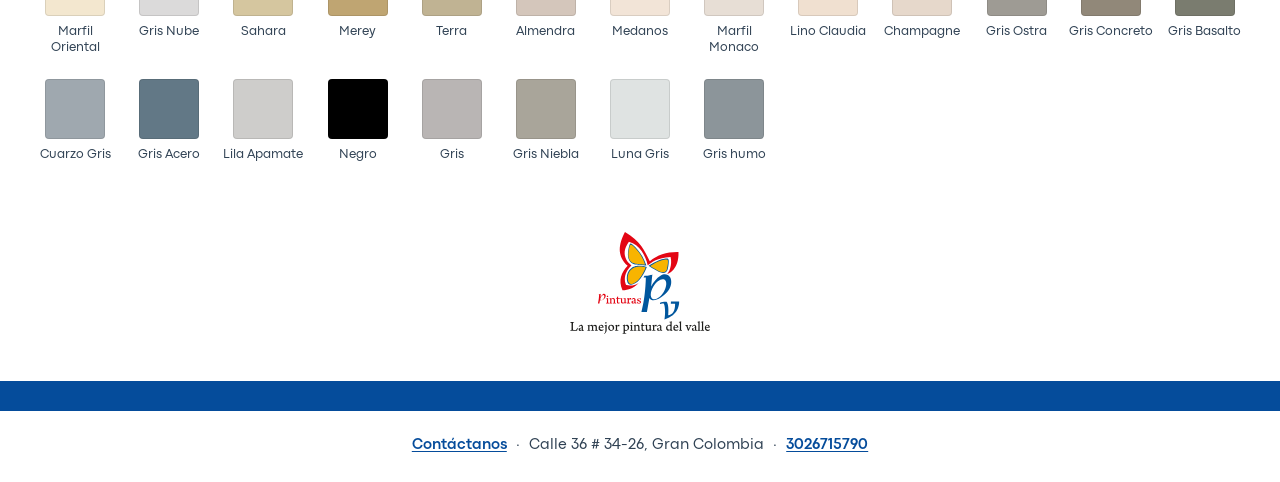
<file: carta-de-colores.html>
<!DOCTYPE html>
<html lang="es-CO">
<head>
  <meta charset="utf-8">
  <meta name="viewport" content="width=device-width, initial-scale=1">
  <title>Carta de colores: más de 110 tonos | Pinturas PV</title>
  <meta name="description" content="Explora la carta de colores de Pinturas PV – Pintu Valle: amarillos, rojos, azules, verdes, blancos, grises y más de 110 tonos para tu hogar.">
  <link rel="canonical" href="https://pintuvalle.gijac.com/carta-de-colores.html">
  <meta property="og:url" content="https://pintuvalle.gijac.com/carta-de-colores.html">

  <meta name="theme-color" content="#f5df4e">
  <meta name="robots" content="index, follow, max-image-preview:large">
  <meta property="og:type" content="website">
  <meta property="og:site_name" content="Pinturas PV – Pintu Valle">
  <meta property="og:locale" content="es_CO">
  <meta property="og:title"       content="Carta de colores: más de 110 tonos | Pinturas PV – Pintu Valle">
  <meta property="og:description" content="Explora la carta de colores de Pinturas PV – Pintu Valle: amarillos, rojos, azules, verdes, blancos, grises y más de 110 tonos para tu hogar.">
  <meta property="og:image" content="https://pintuvalle.gijac.com/assets/img/logo-pv-eslogan.svg">
  <meta property="og:image:width" content="1200">
  <meta property="og:image:height" content="630">
  <meta property="og:image:alt" content="Pinturas PV – Pintu Valle, la mejor pintura del Valle">
  <meta name="twitter:card" content="summary_large_image">
  <link rel="icon" type="image/svg+xml" href="assets/img/logo-pv-tarjeta.svg">
  <script>document.documentElement.classList.add("js")</script>
  <link rel="stylesheet" href="css/base.css">
  <link rel="stylesheet" href="css/components.css">
  <link rel="stylesheet" href="css/pages.css">
  <link rel="stylesheet" href="css/animations.css">
</head>

<body>
  <header class="site-header">
    <div class="container site-header__inner">
      <button class="nav-toggle" type="button" aria-expanded="false" aria-controls="site-nav">
        <span class="sr-only">Abrir menú</span>
        <span class="nav-toggle__bars" aria-hidden="true"></span>
      </button>

      <nav class="nav" id="site-nav" aria-label="Principal">
        <ul class="nav__list">
          <li><a class="nav__link" href="index.html">Nosotros</a></li>
          <li><a class="nav__link" href="vinilos.html">Vinilos</a></li>
          <li><a class="nav__link" href="emfabcolors.html">EMFABcolors</a></li>
          <li><a class="nav__link" href="carta-de-colores.html" aria-current="page">Carta de colores</a></li>
          <li><a class="nav__link" href="estuco-mastick.html">Estuco y Mastick</a></li>
          <li><a class="nav__link" href="grafiado.html">Grafiado</a></li>
        </ul>
      </nav>
    </div>
  </header>

  <main>
    <h1 class="sr-only">Carta de colores</h1>

    <section class="swatch-top" aria-label="Amarillos, rosas, rojos, naranjas, lilas y azules">
      <img class="swatch-top__photo" src="assets/img/carta-colores-sala.webp" width="701" height="847" alt="Sala con pared amarilla, lámpara y silla de madera" data-reveal="fade">
      <ul class="swatch-grid" data-reveal>
        <li class="swatch"><span class="swatch__chip" style="--c:#faff00" title="#FAFF00"></span><span class="swatch__name">Amarillo vivo</span></li>
        <li class="swatch"><span class="swatch__chip" style="--c:#f6e08d" title="#F6E08D"></span><span class="swatch__name">Amarillo Isabella</span></li>
        <li class="swatch"><span class="swatch__chip" style="--c:#ecbd0f" title="#ECBD0F"></span><span class="swatch__name">Amarillo Oro</span></li>
        <li class="swatch"><span class="swatch__chip" style="--c:#fdd36f" title="#FDD36F"></span><span class="swatch__name">Amarillo Pastel</span></li>
        <li class="swatch"><span class="swatch__chip" style="--c:#ce8873" title="#CE8873"></span><span class="swatch__name">Palo de Rosa</span></li>
        <li class="swatch"><span class="swatch__chip" style="--c:#e16879" title="#E16879"></span><span class="swatch__name">Rosa Coralina</span></li>
        <li class="swatch"><span class="swatch__chip" style="--c:#cca2a6" title="#CCA2A6"></span><span class="swatch__name">Rosa Terracota</span></li>
        <li class="swatch"><span class="swatch__chip" style="--c:#e79982" title="#E79982"></span><span class="swatch__name">Salmon</span></li>
        <li class="swatch"><span class="swatch__chip" style="--c:#f7d47a" title="#F7D47A"></span><span class="swatch__name">Valencia</span></li>
        <li class="swatch"><span class="swatch__chip" style="--c:#fece5f" title="#FECE5F"></span><span class="swatch__name">Amarillo Proceso</span></li>
        <li class="swatch"><span class="swatch__chip" style="--c:#f9b723" title="#F9B723"></span><span class="swatch__name">Margarita</span></li>
        <li class="swatch"><span class="swatch__chip" style="--c:#e8b878" title="#E8B878"></span><span class="swatch__name">Almendrado</span></li>
        <li class="swatch"><span class="swatch__chip" style="--c:#a24796" title="#A24796"></span><span class="swatch__name">Purpura</span></li>
        <li class="swatch"><span class="swatch__chip" style="--c:#e9a4d0" title="#E9A4D0"></span><span class="swatch__name">Sami</span></li>
        <li class="swatch"><span class="swatch__chip" style="--c:#db077f" title="#DB077F"></span><span class="swatch__name">Magenta</span></li>
        <li class="swatch"><span class="swatch__chip" style="--c:#e6bcac" title="#E6BCAC"></span><span class="swatch__name">Coral</span></li>
        <li class="swatch"><span class="swatch__chip" style="--c:#ff1313" title="#FF1313"></span><span class="swatch__name">Rojo Vivo</span></li>
        <li class="swatch"><span class="swatch__chip" style="--c:#c3152f" title="#C3152F"></span><span class="swatch__name">Rojo Pasion</span></li>
        <li class="swatch"><span class="swatch__chip" style="--c:#d8094d" title="#D8094D"></span><span class="swatch__name">Rojo Claro</span></li>
        <li class="swatch"><span class="swatch__chip" style="--c:#ea4f71" title="#EA4F71"></span><span class="swatch__name">Melon Rojo</span></li>
        <li class="swatch"><span class="swatch__chip" style="--c:#c7cde5" title="#C7CDE5"></span><span class="swatch__name">Sevilla</span></li>
        <li class="swatch"><span class="swatch__chip" style="--c:#0f74ac" title="#0F74AC"></span><span class="swatch__name">Azul Rey</span></li>
        <li class="swatch"><span class="swatch__chip" style="--c:#d0c0dd" title="#D0C0DD"></span><span class="swatch__name">Lila Medio</span></li>
        <li class="swatch"><span class="swatch__chip" style="--c:#f8b89c" title="#F8B89C"></span><span class="swatch__name">Curuba</span></li>
        <li class="swatch"><span class="swatch__chip" style="--c:#ebb026" title="#EBB026"></span><span class="swatch__name">Ocre</span></li>
        <li class="swatch"><span class="swatch__chip" style="--c:#fcc99c" title="#FCC99C"></span><span class="swatch__name">Nini</span></li>
        <li class="swatch"><span class="swatch__chip" style="--c:#f8e2cd" title="#F8E2CD"></span><span class="swatch__name">Melon</span></li>
        <li class="swatch"><span class="swatch__chip" style="--c:#f9cc89" title="#F9CC89"></span><span class="swatch__name">Oro Canaima</span></li>
        <li class="swatch"><span class="swatch__chip" style="--c:#f6b1aa" title="#F6B1AA"></span><span class="swatch__name">Melon Suave</span></li>
        <li class="swatch"><span class="swatch__chip" style="--c:#eb9dab" title="#EB9DAB"></span><span class="swatch__name">Rosa Amor</span></li>
        <li class="swatch"><span class="swatch__chip" style="--c:#e5dfe9" title="#E5DFE9"></span><span class="swatch__name">Lila Suave</span></li>
        <li class="swatch"><span class="swatch__chip" style="--c:#156db5" title="#156DB5"></span><span class="swatch__name">Azul Impacto</span></li>
        <li class="swatch"><span class="swatch__chip" style="--c:#d0b9d5" title="#D0B9D5"></span><span class="swatch__name">Lila</span></li>
        <li class="swatch"><span class="swatch__chip" style="--c:#b88cbf" title="#B88CBF"></span><span class="swatch__name">Viva Magenta</span></li>
        <li class="swatch"><span class="swatch__chip" style="--c:#ed6c35" title="#ED6C35"></span><span class="swatch__name">Naranja</span></li>
        <li class="swatch"><span class="swatch__chip" style="--c:#ee7757" title="#EE7757"></span><span class="swatch__name">Naranja Azteca</span></li>
        <li class="swatch"><span class="swatch__chip" style="--c:#d26b5a" title="#D26B5A"></span><span class="swatch__name">Rojo Melon</span></li>
        <li class="swatch"><span class="swatch__chip" style="--c:#e3adad" title="#E3ADAD"></span><span class="swatch__name">Petalo Rosa</span></li>
        <li class="swatch"><span class="swatch__chip" style="--c:#c9a3cc" title="#C9A3CC"></span><span class="swatch__name">Lila Mora</span></li>
        <li class="swatch"><span class="swatch__chip" style="--c:#23518c" title="#23518C"></span><span class="swatch__name">Azul Mediterráneo</span></li>
      </ul>
    </section>
    <div class="strip" aria-hidden="true"></div>

    <section aria-label="Azules, verdes, beige y neutros">
      <ul class="swatch-grid" data-reveal>
        <li class="swatch"><span class="swatch__chip" style="--c:#154a99" title="#154A99"></span><span class="swatch__name">Azul Sai</span></li>
        <li class="swatch"><span class="swatch__chip" style="--c:#425ede" title="#425EDE"></span><span class="swatch__name">Azul Quelila</span></li>
        <li class="swatch"><span class="swatch__chip" style="--c:#69a7da" title="#69A7DA"></span><span class="swatch__name">Azul Porcelana</span></li>
        <li class="swatch"><span class="swatch__chip" style="--c:#8db5fb" title="#8DB5FB"></span><span class="swatch__name">Azul Cielo</span></li>
        <li class="swatch"><span class="swatch__chip" style="--c:#5772a9" title="#5772A9"></span><span class="swatch__name">Azul Milan</span></li>
        <li class="swatch"><span class="swatch__chip" style="--c:#7179f6" title="#7179F6"></span><span class="swatch__name">Azul Fabi</span></li>
        <li class="swatch"><span class="swatch__chip" style="--c:#acfff4" title="#ACFFF4"></span><span class="swatch__name">Aguamarina</span></li>
        <li class="swatch"><span class="swatch__chip" style="--c:#c4d8e1" title="#C4D8E1"></span><span class="swatch__name">Azul Alpes</span></li>
        <li class="swatch"><span class="swatch__chip" style="--c:#2192a2" title="#2192A2"></span><span class="swatch__name">Oceano</span></li>
        <li class="swatch"><span class="swatch__chip" style="--c:#1a99a0" title="#1A99A0"></span><span class="swatch__name">Azul Aquamarine</span></li>
        <li class="swatch"><span class="swatch__chip" style="--c:#1c5b40" title="#1C5B40"></span><span class="swatch__name">Verde Oscuro</span></li>
        <li class="swatch"><span class="swatch__chip" style="--c:#6db02a" title="#6DB02A"></span><span class="swatch__name">Verde Primavera</span></li>
        <li class="swatch"><span class="swatch__chip" style="--c:#67823b" title="#67823B"></span><span class="swatch__name">Verde Calima</span></li>
        <li class="swatch"><span class="swatch__chip" style="--c:#587556" title="#587556"></span><span class="swatch__name">Pino</span></li>
        <li class="swatch"><span class="swatch__chip" style="--c:#4e8061" title="#4E8061"></span><span class="swatch__name">Aceituna</span></li>
        <li class="swatch"><span class="swatch__chip" style="--c:#7ba97a" title="#7BA97A"></span><span class="swatch__name">Verde Tilo</span></li>
        <li class="swatch"><span class="swatch__chip" style="--c:#779533" title="#779533"></span><span class="swatch__name">Verde Oliva</span></li>
        <li class="swatch"><span class="swatch__chip" style="--c:#97ac65" title="#97AC65"></span><span class="swatch__name">Terra</span></li>
        <li class="swatch"><span class="swatch__chip" style="--c:#a1b295" title="#A1B295"></span><span class="swatch__name">Verde Egipto</span></li>
        <li class="swatch"><span class="swatch__chip" style="--c:#aec939" title="#AEC939"></span><span class="swatch__name">Verde Sebas</span></li>
        <li class="swatch"><span class="swatch__chip" style="--c:#8db098" title="#8DB098"></span><span class="swatch__name">Verde Napoles</span></li>
        <li class="swatch"><span class="swatch__chip" style="--c:#92d248" title="#92D248"></span><span class="swatch__name">Verde Claro</span></li>
        <li class="swatch"><span class="swatch__chip" style="--c:#9bf047" title="#9BF047"></span><span class="swatch__name">Verde Emma</span></li>
        <li class="swatch"><span class="swatch__chip" style="--c:#c5dd91" title="#C5DD91"></span><span class="swatch__name">Menta</span></li>
        <li class="swatch"><span class="swatch__chip" style="--c:#b7bd71" title="#B7BD71"></span><span class="swatch__name">Menta Fresca</span></li>
        <li class="swatch"><span class="swatch__chip" style="--c:#e8c08c" title="#E8C08C"></span><span class="swatch__name">Arena</span></li>
        <li class="swatch"><span class="swatch__chip" style="--c:#d7ac81" title="#D7AC81"></span><span class="swatch__name">Almendrado</span></li>
        <li class="swatch"><span class="swatch__chip" style="--c:#f3e4bd" title="#F3E4BD"></span><span class="swatch__name">Blanco Terra</span></li>
        <li class="swatch"><span class="swatch__chip" style="--c:#e4c991" title="#E4C991"></span><span class="swatch__name">Chantillí</span></li>
        <li class="swatch"><span class="swatch__chip" style="--c:#f4d9a1" title="#F4D9A1"></span><span class="swatch__name">Vainilla</span></li>
        <li class="swatch"><span class="swatch__chip" style="--c:#e7c59f" title="#E7C59F"></span><span class="swatch__name">Avellana</span></li>
        <li class="swatch"><span class="swatch__chip" style="--c:#f3c69d" title="#F3C69D"></span><span class="swatch__name">Curuba Claro</span></li>
        <li class="swatch"><span class="swatch__chip" style="--c:#f3d7af" title="#F3D7AF"></span><span class="swatch__name">Crema</span></li>
        <li class="swatch"><span class="swatch__chip" style="--c:#dfccab" title="#DFCCAB"></span><span class="swatch__name">Latte</span></li>
        <li class="swatch"><span class="swatch__chip" style="--c:#dfc6a8" title="#DFC6A8"></span><span class="swatch__name">Safari</span></li>
        <li class="swatch"><span class="swatch__chip" style="--c:#daccb2" title="#DACCB2"></span><span class="swatch__name">Arena del Valle</span></li>
        <li class="swatch"><span class="swatch__chip" style="--c:#ccbfac" title="#CCBFAC"></span><span class="swatch__name">Gris Arcilla</span></li>
        <li class="swatch"><span class="swatch__chip" style="--c:#f0e7d6" title="#F0E7D6"></span><span class="swatch__name">Marfil</span></li>
        <li class="swatch"><span class="swatch__chip" style="--c:#f7f2ec" title="#F7F2EC"></span><span class="swatch__name">Blanco Nieve</span></li>
        <li class="swatch"><span class="swatch__chip" style="--c:#f4efdc" title="#F4EFDC"></span><span class="swatch__name">Blanco Arena</span></li>
        <li class="swatch"><span class="swatch__chip" style="--c:#f3eae3" title="#F3EAE3"></span><span class="swatch__name">Blanco Durazno</span></li>
        <li class="swatch"><span class="swatch__chip" style="--c:#d7d7d2" title="#D7D7D2"></span><span class="swatch__name">Blanco Perla</span></li>
      </ul>
    </section>
    <div class="strip" aria-hidden="true"></div>

    <section aria-label="Blancos, grises, tierras y negro">
      <ul class="swatch-grid" data-reveal>
        <li class="swatch"><span class="swatch__chip" style="--c:#e1d9e6" title="#E1D9E6"></span><span class="swatch__name">Blanco Lila</span></li>
        <li class="swatch"><span class="swatch__chip" style="--c:#eaffdc" title="#EAFFDC"></span><span class="swatch__name">Blanco Manzana</span></li>
        <li class="swatch"><span class="swatch__chip" style="--c:#eaffdc" title="#EAFFDC"></span><span class="swatch__name">Blanco</span></li>
        <li class="swatch"><span class="swatch__chip" style="--c:#ffffff" title="#FFFFFF"></span><span class="swatch__name">Blanco</span></li>
        <li class="swatch"><span class="swatch__chip" style="--c:#fff7ed" title="#FFF7ED"></span><span class="swatch__name">Blanco Almendra</span></li>
        <li class="swatch"><span class="swatch__chip" style="--c:#fff1dd" title="#FFF1DD"></span><span class="swatch__name">Blanco Hueso</span></li>
        <li class="swatch"><span class="swatch__chip" style="--c:#ece9e2" title="#ECE9E2"></span><span class="swatch__name">Blanco Ostra</span></li>
        <li class="swatch"><span class="swatch__chip" style="--c:#f0ece3" title="#F0ECE3"></span><span class="swatch__name">Blanco Topacio</span></li>
        <li class="swatch"><span class="swatch__chip" style="--c:#ecede5" title="#ECEDE5"></span><span class="swatch__name">Agua Menta</span></li>
        <li class="swatch"><span class="swatch__chip" style="--c:#88592b" title="#88592B"></span><span class="swatch__name">Madera</span></li>
        <li class="swatch"><span class="swatch__chip" style="--c:#ba9c91" title="#BA9C91"></span><span class="swatch__name">Verona</span></li>
        <li class="swatch"><span class="swatch__chip" style="--c:#eae5d2" title="#EAE5D2"></span><span class="swatch__name">Marfil Vanecia</span></li>
        <li class="swatch"><span class="swatch__chip" style="--c:#f3ead9" title="#F3EAD9"></span><span class="swatch__name">Marfil Arena</span></li>
        <li class="swatch"><span class="swatch__chip" style="--c:#f3e7cf" title="#F3E7CF"></span><span class="swatch__name">Marfil Oriental</span></li>
        <li class="swatch"><span class="swatch__chip" style="--c:#dbdada" title="#DBDADA"></span><span class="swatch__name">Gris Nube</span></li>
        <li class="swatch"><span class="swatch__chip" style="--c:#d5c69f" title="#D5C69F"></span><span class="swatch__name">Sahara</span></li>
        <li class="swatch"><span class="swatch__chip" style="--c:#bfa572" title="#BFA572"></span><span class="swatch__name">Merey</span></li>
        <li class="swatch"><span class="swatch__chip" style="--c:#c0b393" title="#C0B393"></span><span class="swatch__name">Terra</span></li>
        <li class="swatch"><span class="swatch__chip" style="--c:#d4c6bb" title="#D4C6BB"></span><span class="swatch__name">Almendra</span></li>
        <li class="swatch"><span class="swatch__chip" style="--c:#f2e4d7" title="#F2E4D7"></span><span class="swatch__name">Medanos</span></li>
        <li class="swatch"><span class="swatch__chip" style="--c:#e7ded5" title="#E7DED5"></span><span class="swatch__name">Marfil Monaco</span></li>
        <li class="swatch"><span class="swatch__chip" style="--c:#f0e0d0" title="#F0E0D0"></span><span class="swatch__name">Lino Claudia</span></li>
        <li class="swatch"><span class="swatch__chip" style="--c:#e6d8cb" title="#E6D8CB"></span><span class="swatch__name">Champagne</span></li>
        <li class="swatch"><span class="swatch__chip" style="--c:#9e9b94" title="#9E9B94"></span><span class="swatch__name">Gris Ostra</span></li>
        <li class="swatch"><span class="swatch__chip" style="--c:#918879" title="#918879"></span><span class="swatch__name">Gris Concreto</span></li>
        <li class="swatch"><span class="swatch__chip" style="--c:#7a7c6f" title="#7A7C6F"></span><span class="swatch__name">Gris Basalto</span></li>
        <li class="swatch"><span class="swatch__chip" style="--c:#9fa8af" title="#9FA8AF"></span><span class="swatch__name">Cuarzo Gris</span></li>
        <li class="swatch"><span class="swatch__chip" style="--c:#627886" title="#627886"></span><span class="swatch__name">Gris Acero</span></li>
        <li class="swatch"><span class="swatch__chip" style="--c:#cecdcb" title="#CECDCB"></span><span class="swatch__name">Lila Apamate</span></li>
        <li class="swatch"><span class="swatch__chip" style="--c:#000000" title="#000000"></span><span class="swatch__name">Negro</span></li>
        <li class="swatch"><span class="swatch__chip" style="--c:#b9b5b4" title="#B9B5B4"></span><span class="swatch__name">Gris</span></li>
        <li class="swatch"><span class="swatch__chip" style="--c:#a9a59a" title="#A9A59A"></span><span class="swatch__name">Gris Niebla</span></li>
        <li class="swatch"><span class="swatch__chip" style="--c:#dfe3e2" title="#DFE3E2"></span><span class="swatch__name">Luna Gris</span></li>
        <li class="swatch"><span class="swatch__chip" style="--c:#8c959a" title="#8C959A"></span><span class="swatch__name">Gris humo</span></li>
      </ul>
      <div class="swatch-end"><img src="assets/img/logo-pv-eslogan.svg" width="111" height="84" loading="lazy" alt="Pinturas PV, la mejor pintura del valle"></div>
    </section>
    <div class="strip" aria-hidden="true"></div>
  </main>

  <footer class="page-footer">
    <span><a href="index.html#contacto">Contáctanos</a></span><span>Calle 36 # 34-26, Gran Colombia</span><span><a href="tel:+573026715790">3026715790</a></span>
  </footer>
  <script src="js/main.js" defer></script>
</body>
</html>
</file>
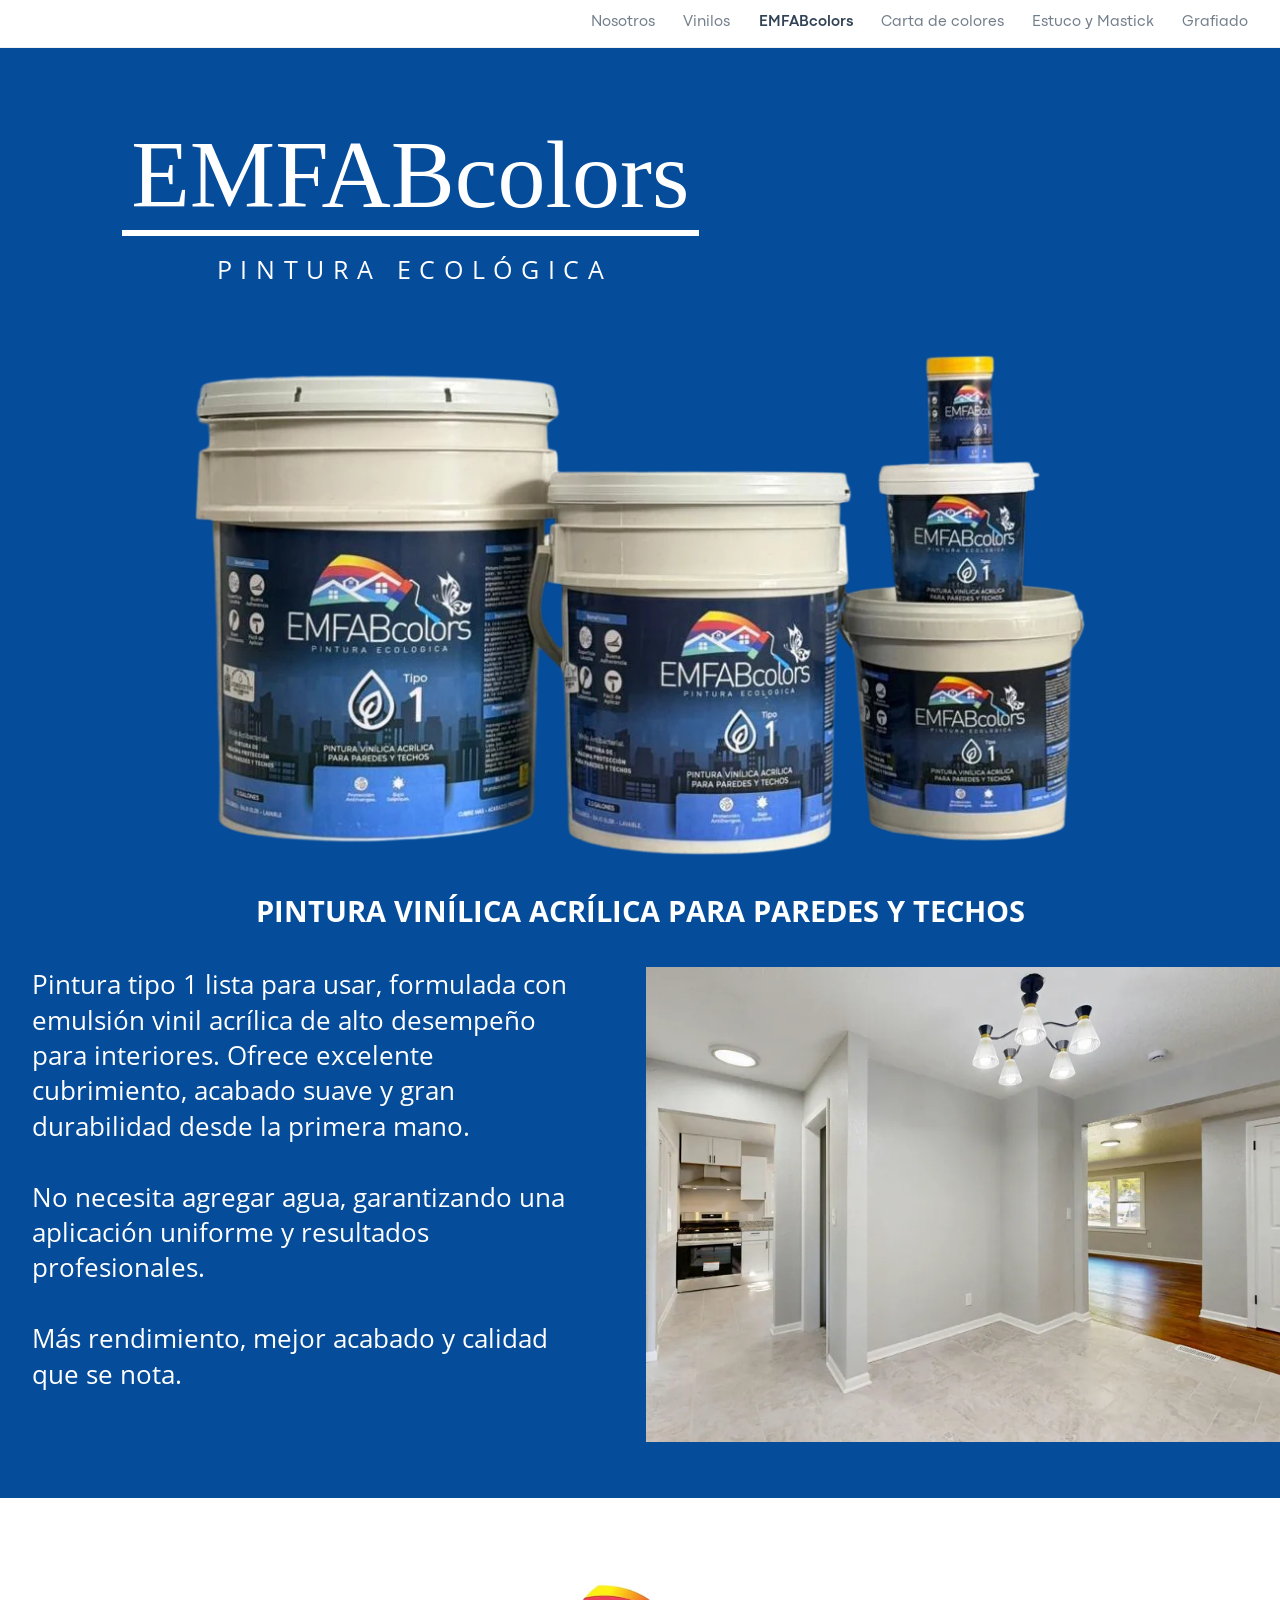
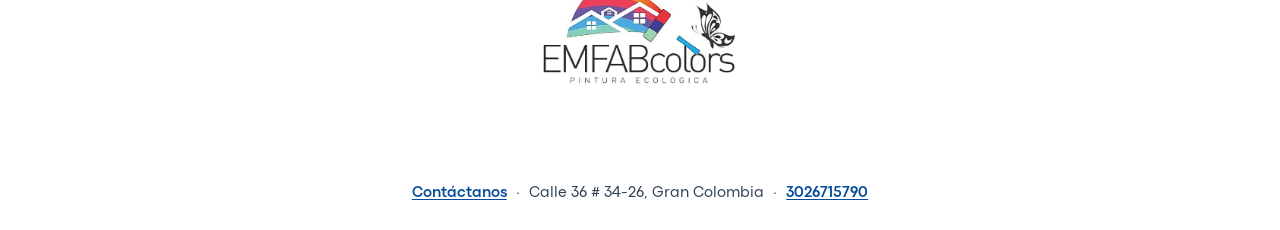
<file: emfabcolors.html>
<!DOCTYPE html>
<html lang="es-CO">
<head>
  <meta charset="utf-8">
  <meta name="viewport" content="width=device-width, initial-scale=1">
  <title>EMFABcolors: pintura ecológica vinílica | Pinturas PV</title>
  <meta name="description" content="EMFABcolors, pintura vinílica acrílica tipo 1 para paredes y techos. Lista para usar, sin agregar agua, con excelente cubrimiento y acabado suave.">
  <link rel="canonical" href="https://pintuvalle.gijac.com/emfabcolors.html">
  <meta property="og:url" content="https://pintuvalle.gijac.com/emfabcolors.html">

  <meta name="theme-color" content="#f5df4e">
  <meta name="robots" content="index, follow, max-image-preview:large">
  <meta property="og:type" content="website">
  <meta property="og:site_name" content="Pinturas PV – Pintu Valle">
  <meta property="og:locale" content="es_CO">
  <meta property="og:title"       content="EMFABcolors: pintura ecológica vinílica | Pinturas PV – Pintu Valle">
  <meta property="og:description" content="EMFABcolors, pintura vinílica acrílica tipo 1 para paredes y techos. Lista para usar, sin agregar agua, con excelente cubrimiento y acabado suave.">
  <meta property="og:image" content="https://pintuvalle.gijac.com/assets/img/logo-pv-eslogan.svg">
  <meta property="og:image:width" content="1200">
  <meta property="og:image:height" content="630">
  <meta property="og:image:alt" content="Pinturas PV – Pintu Valle, la mejor pintura del Valle">
  <meta name="twitter:card" content="summary_large_image">
  <link rel="icon" type="image/svg+xml" href="assets/img/logo-pv-tarjeta.svg">
  <script>document.documentElement.classList.add("js")</script>
  <link rel="stylesheet" href="css/base.css">
  <link rel="stylesheet" href="css/components.css">
  <link rel="stylesheet" href="css/pages.css">
  <link rel="stylesheet" href="css/animations.css">
</head>

<body>
  <header class="site-header">
    <div class="container site-header__inner">
      <button class="nav-toggle" type="button" aria-expanded="false" aria-controls="site-nav">
        <span class="sr-only">Abrir menú</span>
        <span class="nav-toggle__bars" aria-hidden="true"></span>
      </button>

      <nav class="nav" id="site-nav" aria-label="Principal">
        <ul class="nav__list">
          <li><a class="nav__link" href="index.html">Nosotros</a></li>
          <li><a class="nav__link" href="vinilos.html">Vinilos</a></li>
          <li><a class="nav__link" href="emfabcolors.html" aria-current="page">EMFABcolors</a></li>
          <li><a class="nav__link" href="carta-de-colores.html">Carta de colores</a></li>
          <li><a class="nav__link" href="estuco-mastick.html">Estuco y Mastick</a></li>
          <li><a class="nav__link" href="grafiado.html">Grafiado</a></li>
        </ul>
      </nav>
    </div>
  </header>

  <main>
    <div class="emfab">
      <section class="emfab__hero" aria-labelledby="emfab-title">
        <div class="container">
          <div class="emfab__head" data-reveal>
            <h1 class="emfab__title" id="emfab-title">EMFABcolors</h1>
            <p class="emfab__tag">Pintura ecológica</p>
          </div>
          <img class="emfab__cubetas" src="assets/img/emfab-cubetas.webp" width="940" height="543" alt="Cubeta, balde, galón y cuarto de EMFABcolors Tipo 1" data-reveal>
          <h2 class="emfab__subtitle" data-reveal>Pintura vinílica acrílica para paredes y techos</h2>
        </div>

        <div class="emfab__body">
          <div class="emfab__text" data-reveal="right">
            <p>Pintura tipo 1 lista para usar, formulada con emulsión vinil acrílica de alto desempeño para interiores. Ofrece excelente cubrimiento, acabado suave y gran durabilidad desde la primera mano.</p>
            <p>No necesita agregar agua, garantizando una aplicación uniforme y resultados profesionales.</p>
            <p>Más rendimiento, mejor acabado y calidad que se nota.</p>
          </div>
          <img class="emfab__sala" src="assets/img/emfab-sala.webp" width="800" height="600" loading="lazy" alt="Sala vacía con paredes grises recién pintadas y piso de madera" data-reveal="fade">
        </div>
      </section>

      <div class="emfab__logo"><img src="assets/img/emfab-logo.webp" width="674" height="433" loading="lazy" alt="EMFABcolors, pintura ecológica"></div>
    </div>
  </main>

  <footer class="page-footer">
    <span><a href="index.html#contacto">Contáctanos</a></span><span>Calle 36 # 34-26, Gran Colombia</span><span><a href="tel:+573026715790">3026715790</a></span>
  </footer>
  <script src="js/main.js" defer></script>
</body>
</html>
</file>
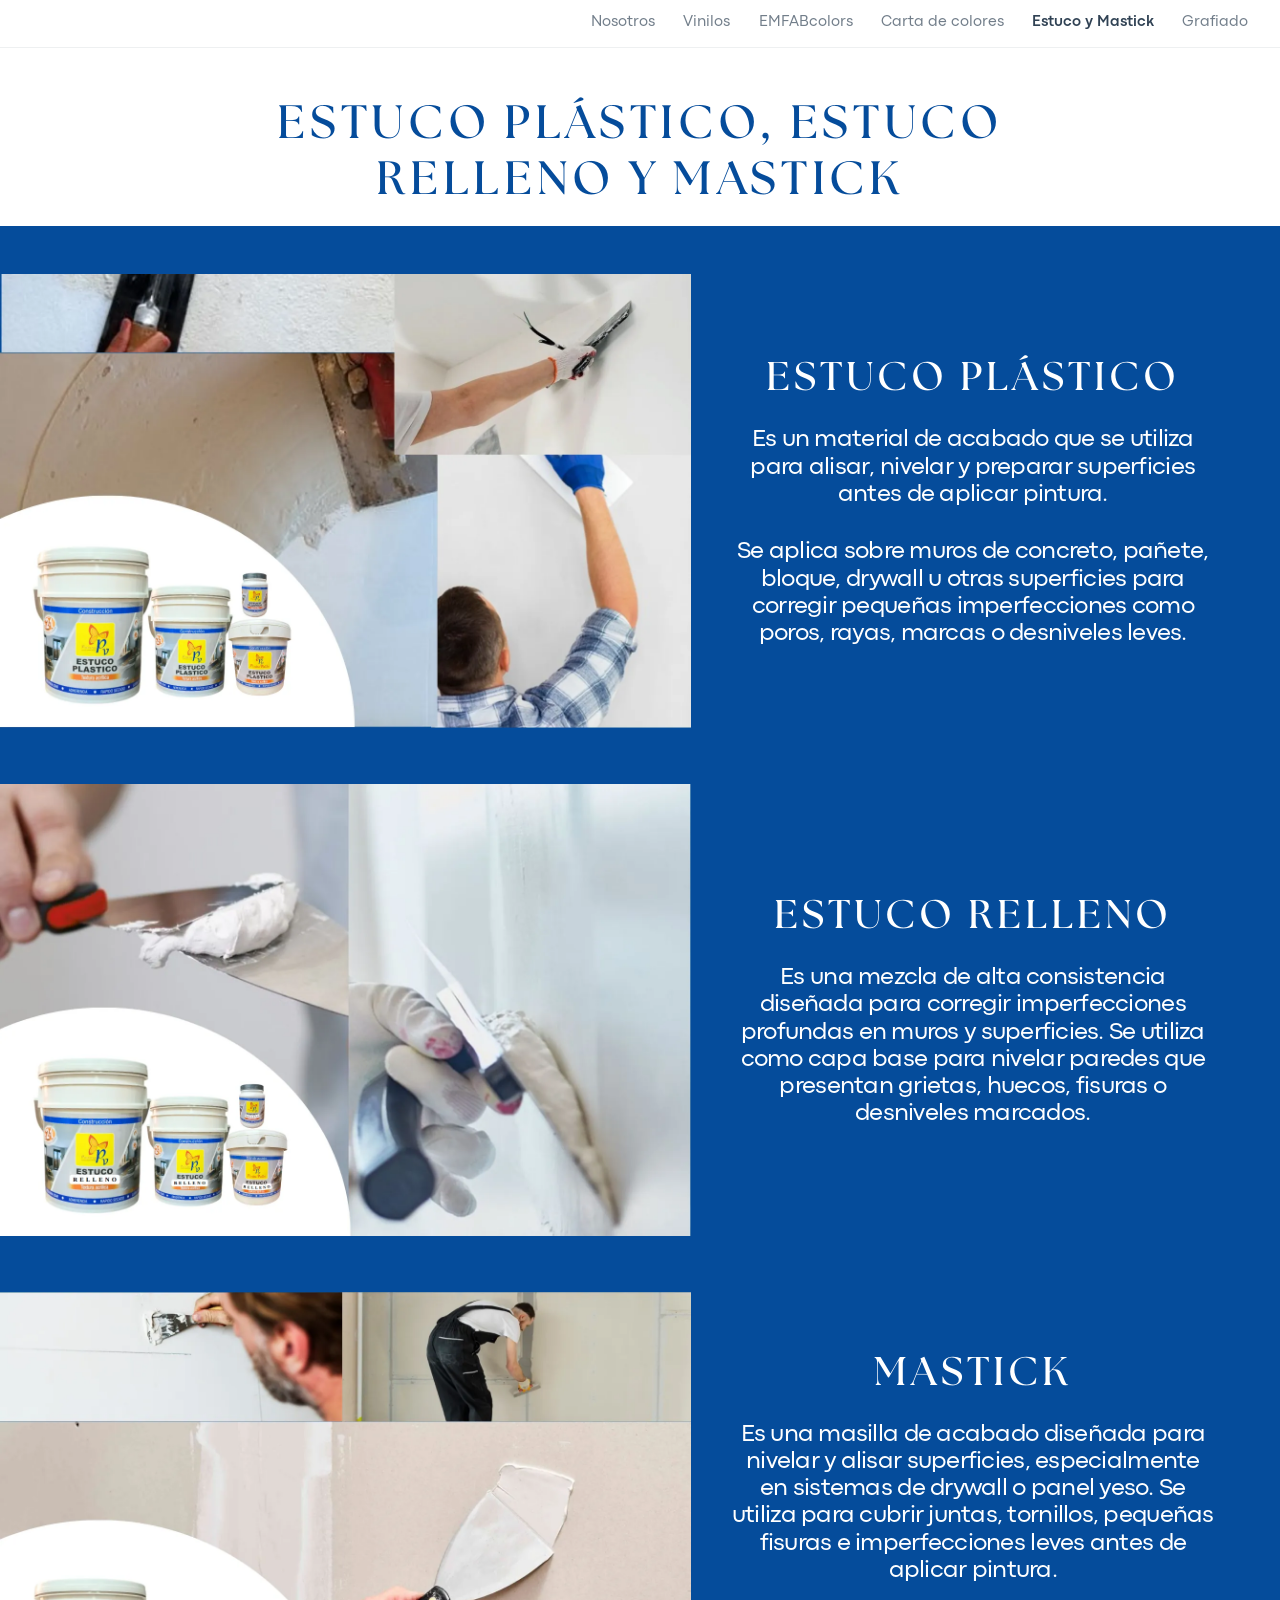
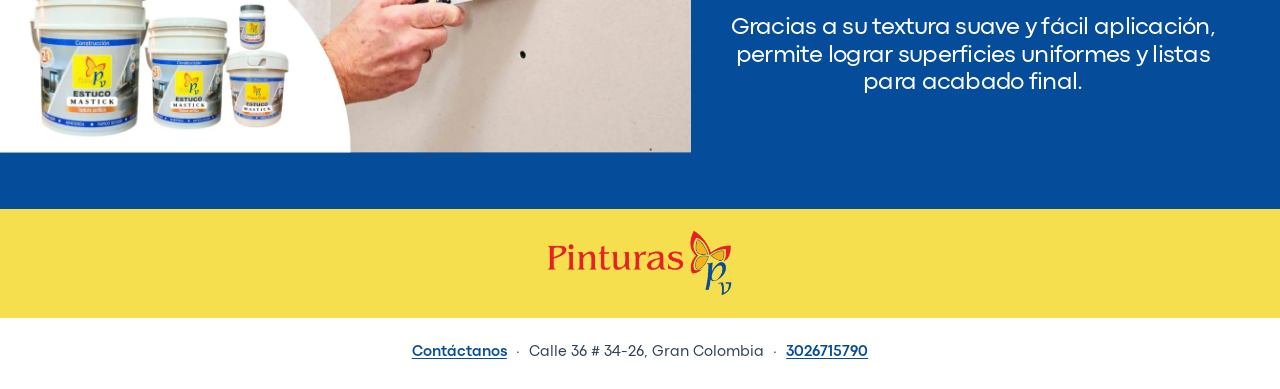
<file: estuco-mastick.html>
<!DOCTYPE html>
<html lang="es-CO">
<head>
  <meta charset="utf-8">
  <meta name="viewport" content="width=device-width, initial-scale=1">
  <title>Estuco plástico, estuco relleno y mastick | Pinturas PV</title>
  <meta name="description" content="Estuco plástico, estuco relleno y mastick para alisar, nivelar y reparar muros y drywall antes de pintar. Conoce sus usos y diferencias.">
  <link rel="canonical" href="https://pintuvalle.gijac.com/estuco-mastick.html">
  <meta property="og:url" content="https://pintuvalle.gijac.com/estuco-mastick.html">

  <meta name="theme-color" content="#f5df4e">
  <meta name="robots" content="index, follow, max-image-preview:large">
  <meta property="og:type" content="website">
  <meta property="og:site_name" content="Pinturas PV – Pintu Valle">
  <meta property="og:locale" content="es_CO">
  <meta property="og:title"       content="Estuco plástico, estuco relleno y Mastick | Pinturas PV – Pintu Valle">
  <meta property="og:description" content="Estuco plástico, estuco relleno y mastick para alisar, nivelar y reparar muros y drywall antes de pintar. Conoce sus usos y diferencias.">
  <meta property="og:image" content="https://pintuvalle.gijac.com/assets/img/logo-pv-eslogan.svg">
  <meta property="og:image:width" content="1200">
  <meta property="og:image:height" content="630">
  <meta property="og:image:alt" content="Pinturas PV – Pintu Valle, la mejor pintura del Valle">
  <meta name="twitter:card" content="summary_large_image">
  <link rel="icon" type="image/svg+xml" href="assets/img/logo-pv-tarjeta.svg">
  <script>document.documentElement.classList.add("js")</script>
  <link rel="stylesheet" href="css/base.css">
  <link rel="stylesheet" href="css/components.css">
  <link rel="stylesheet" href="css/pages.css">
  <link rel="stylesheet" href="css/animations.css">
</head>

<body>
  <header class="site-header">
    <div class="container site-header__inner">
      <button class="nav-toggle" type="button" aria-expanded="false" aria-controls="site-nav">
        <span class="sr-only">Abrir menú</span>
        <span class="nav-toggle__bars" aria-hidden="true"></span>
      </button>

      <nav class="nav" id="site-nav" aria-label="Principal">
        <ul class="nav__list">
          <li><a class="nav__link" href="index.html">Nosotros</a></li>
          <li><a class="nav__link" href="vinilos.html">Vinilos</a></li>
          <li><a class="nav__link" href="emfabcolors.html">EMFABcolors</a></li>
          <li><a class="nav__link" href="carta-de-colores.html">Carta de colores</a></li>
          <li><a class="nav__link" href="estuco-mastick.html" aria-current="page">Estuco y Mastick</a></li>
          <li><a class="nav__link" href="grafiado.html">Grafiado</a></li>
        </ul>
      </nav>
    </div>
  </header>

  <main class="estuco">
    <div class="estuco__top band-title"><h1 class="page-title" data-reveal>Estuco plástico, estuco relleno y Mastick</h1></div>
    <div class="rows">
      <section class="row" aria-labelledby="e-plastico">
        <img class="row__media" src="assets/img/estuco-plastico.webp" width="1446" height="950" loading="lazy" alt="Estuco plástico: collage de espátulas y paredes lisas, con cubetas de Estuco Plástico" data-reveal="left">
        <div class="row__text" data-reveal="right">
          <h2 class="row__title" id="e-plastico">Estuco plástico</h2>
          <p>Es un material de acabado que se utiliza para alisar, nivelar y preparar superficies antes de aplicar pintura.</p>
          <p>Se aplica sobre muros de concreto, pañete, bloque, drywall u otras superficies para corregir pequeñas imperfecciones como poros, rayas, marcas o desniveles leves.</p>
        </div>
      </section>
      <section class="row" aria-labelledby="e-relleno">
        <img class="row__media" src="assets/img/estuco-relleno.webp" width="1446" height="946" loading="lazy" alt="Estuco relleno: espátula con mezcla y mano aplicándola en una pared, con cubetas de Estuco Relleno" data-reveal="left">
        <div class="row__text" data-reveal="right">
          <h2 class="row__title" id="e-relleno">Estuco relleno</h2>
          <p>Es una mezcla de alta consistencia diseñada para corregir imperfecciones profundas en muros y superficies. Se utiliza como capa base para nivelar paredes que presentan grietas, huecos, fisuras o desniveles marcados.</p>
        </div>
      </section>
      <section class="row" aria-labelledby="e-mastick">
        <img class="row__media" src="assets/img/estuco-mastick.webp" width="1446" height="964" loading="lazy" alt="Mastick: operarios aplicando masilla sobre drywall, con cubetas de Mastick" data-reveal="left">
        <div class="row__text" data-reveal="right">
          <h2 class="row__title" id="e-mastick">Mastick</h2>
          <p>Es una masilla de acabado diseñada para nivelar y alisar superficies, especialmente en sistemas de drywall o panel yeso. Se utiliza para cubrir juntas, tornillos, pequeñas fisuras e imperfecciones leves antes de aplicar pintura.</p>
          <p>Gracias a su textura suave y fácil aplicación, permite lograr superficies uniformes y listas para acabado final.</p>
        </div>
      </section>
    </div>
  <div class="logo-band"><img src="assets/img/logo-pinturas-pv.webp" width="800" height="296" loading="lazy" alt="Pinturas PV"></div>
  </main>

  <footer class="page-footer">
    <span><a href="index.html#contacto">Contáctanos</a></span><span>Calle 36 # 34-26, Gran Colombia</span><span><a href="tel:+573026715790">3026715790</a></span>
  </footer>
  <script src="js/main.js" defer></script>
</body>
</html>
</file>
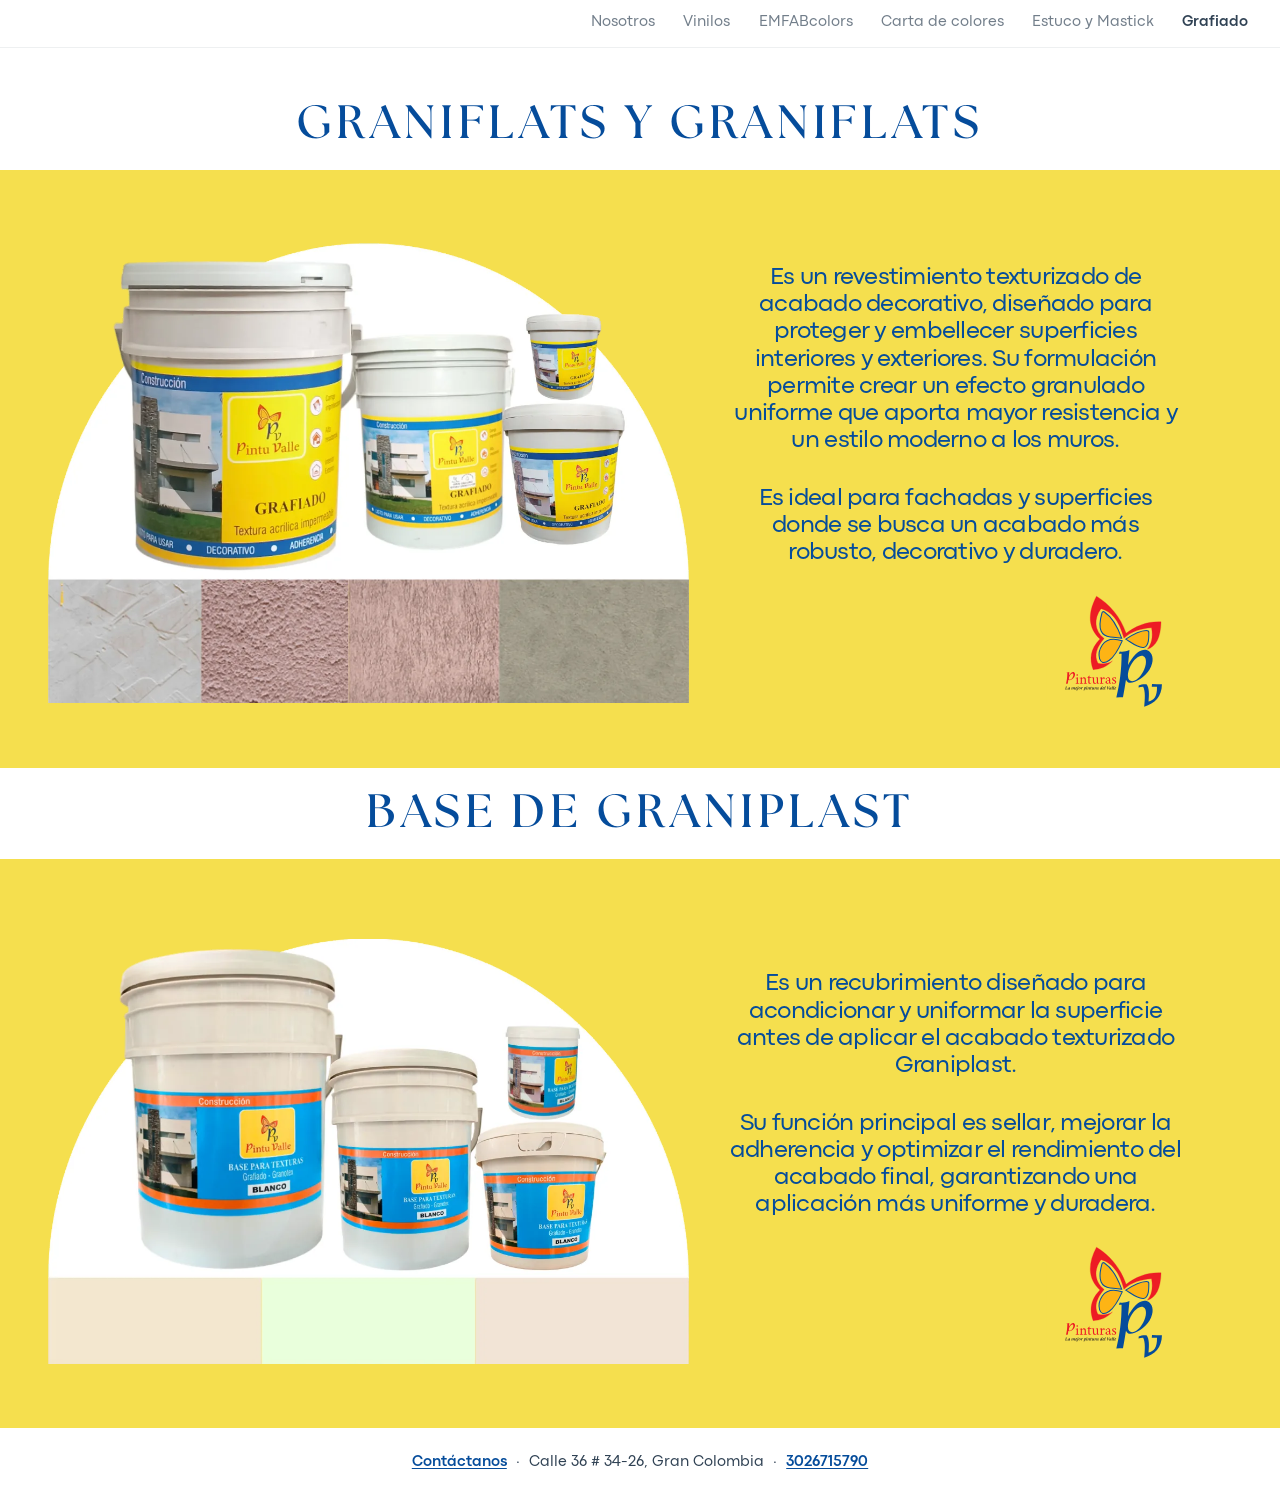
<file: grafiado.html>
<!DOCTYPE html>
<html lang="es-CO">
<head>
  <meta charset="utf-8">
  <meta name="viewport" content="width=device-width, initial-scale=1">
  <title>Grafiado y base Graniplast | Pinturas PV – Pintu Valle</title>
  <meta name="description" content="Grafiado, revestimiento texturizado decorativo para fachadas e interiores, y base para Graniplast que sella y mejora la adherencia.">
  <link rel="canonical" href="https://pintuvalle.gijac.com/grafiado.html">
  <meta property="og:url" content="https://pintuvalle.gijac.com/grafiado.html">
  <meta name="theme-color" content="#f5df4e">

  <meta name="robots" content="index, follow, max-image-preview:large">
  <meta property="og:type" content="website">
  <meta property="og:site_name" content="Pinturas PV – Pintu Valle">
  <meta property="og:locale" content="es_CO">
  <meta property="og:title"       content="Grafiado y base Graniplast | Pinturas PV – Pintu Valle">
  <meta property="og:description" content="Grafiado, revestimiento texturizado decorativo para fachadas e interiores, y base para Graniplast que sella y mejora la adherencia.">
  <meta property="og:image" content="https://pintuvalle.gijac.com/assets/img/logo-pv-eslogan.svg">
  <meta property="og:image:width" content="1200">
  <meta property="og:image:height" content="630">
  <meta property="og:image:alt" content="Pinturas PV – Pintu Valle, la mejor pintura del Valle">
  <meta name="twitter:card" content="summary_large_image">
  <link rel="icon" type="image/svg+xml" href="assets/img/logo-pv-tarjeta.svg">
  <script>document.documentElement.classList.add("js")</script>
  <link rel="stylesheet" href="css/base.css">
  <link rel="stylesheet" href="css/components.css">
  <link rel="stylesheet" href="css/pages.css">
  <link rel="stylesheet" href="css/animations.css">
</head>

<body>
  <header class="site-header">
    <div class="container site-header__inner">
      <button class="nav-toggle" type="button" aria-expanded="false" aria-controls="site-nav">
        <span class="sr-only">Abrir menú</span>
        <span class="nav-toggle__bars" aria-hidden="true"></span>
      </button>

      <nav class="nav" id="site-nav" aria-label="Principal">
        <ul class="nav__list">
          <li><a class="nav__link" href="index.html">Nosotros</a></li>
          <li><a class="nav__link" href="vinilos.html">Vinilos</a></li>
          <li><a class="nav__link" href="emfabcolors.html">EMFABcolors</a></li>
          <li><a class="nav__link" href="carta-de-colores.html">Carta de colores</a></li>
          <li><a class="nav__link" href="estuco-mastick.html">Estuco y Mastick</a></li>
          <li><a class="nav__link" href="grafiado.html" aria-current="page">Grafiado</a></li>
        </ul>
      </nav>
    </div>
  </header>

  <main class="grafiado">
    <div class="grafiado__top band-title"><h1 class="page-title" data-reveal>Graniflats y Graniflats</h1></div>
    <div class="container rows">
      <section class="row" aria-label="Grafiado">
        <img class="row__media" src="assets/img/grafiado-granif.webp" width="1192" height="856" loading="lazy" alt="Cubetas de Grafiado sobre muestras de texturas en blanco, rosado y gris" data-reveal="left">
        <div class="row__text" data-reveal="right">
          <p>Es un revestimiento texturizado de acabado decorativo, diseñado para proteger y embellecer superficies interiores y exteriores. Su formulación permite crear un efecto granulado uniforme que aporta mayor resistencia y un estilo moderno a los muros.</p>
          <p>Es ideal para fachadas y superficies donde se busca un acabado más robusto, decorativo y duradero.</p>
          <img class="row__badge" src="assets/img/logo-pv-tarjeta.svg" width="317" height="272" loading="lazy" alt="Pinturas PV">
        </div>
      </section>

      <div class="band-title" style="margin-inline:calc(50% - 50vw)"><h2 class="page-title" data-reveal>Base de Graniplast</h2></div>

      <section class="row" aria-label="Base de Graniplast">
        <img class="row__media" src="assets/img/grafiado-base.webp" width="1192" height="792" loading="lazy" alt="Cubetas de base para texturas sobre muestras en tonos crema, verde pálido y rosado" data-reveal="left">
        <div class="row__text" data-reveal="right">
          <p>Es un recubrimiento diseñado para acondicionar y uniformar la superficie antes de aplicar el acabado texturizado Graniplast.</p>
          <p>Su función principal es sellar, mejorar la adherencia y optimizar el rendimiento del acabado final, garantizando una aplicación más uniforme y duradera.</p>
          <img class="row__badge" src="assets/img/logo-pv-tarjeta.svg" width="317" height="272" loading="lazy" alt="Pinturas PV">
        </div>
      </section>
    </div>
  </main>

  <footer class="page-footer">
    <span><a href="index.html#contacto">Contáctanos</a></span><span>Calle 36 # 34-26, Gran Colombia</span><span><a href="tel:+573026715790">3026715790</a></span>
  </footer>
  <script src="js/main.js" defer></script>
</body>
</html>
</file>
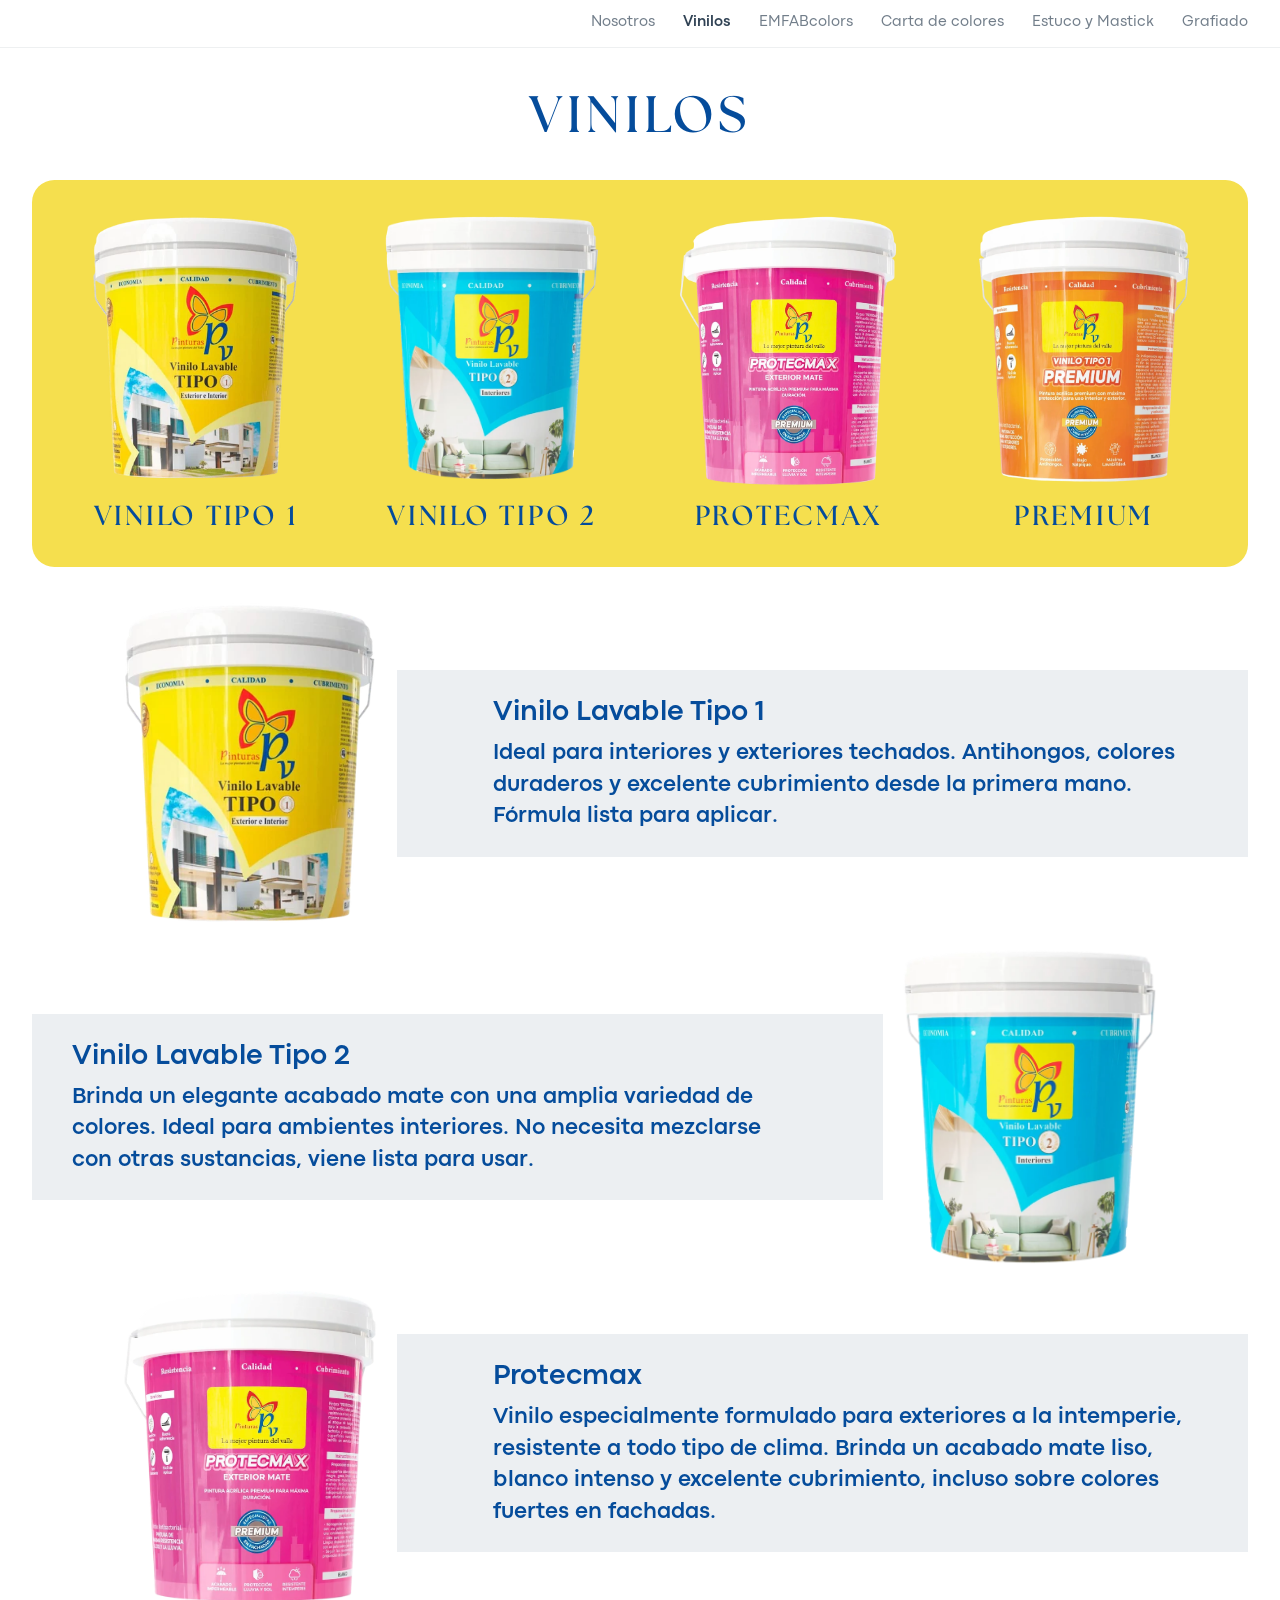
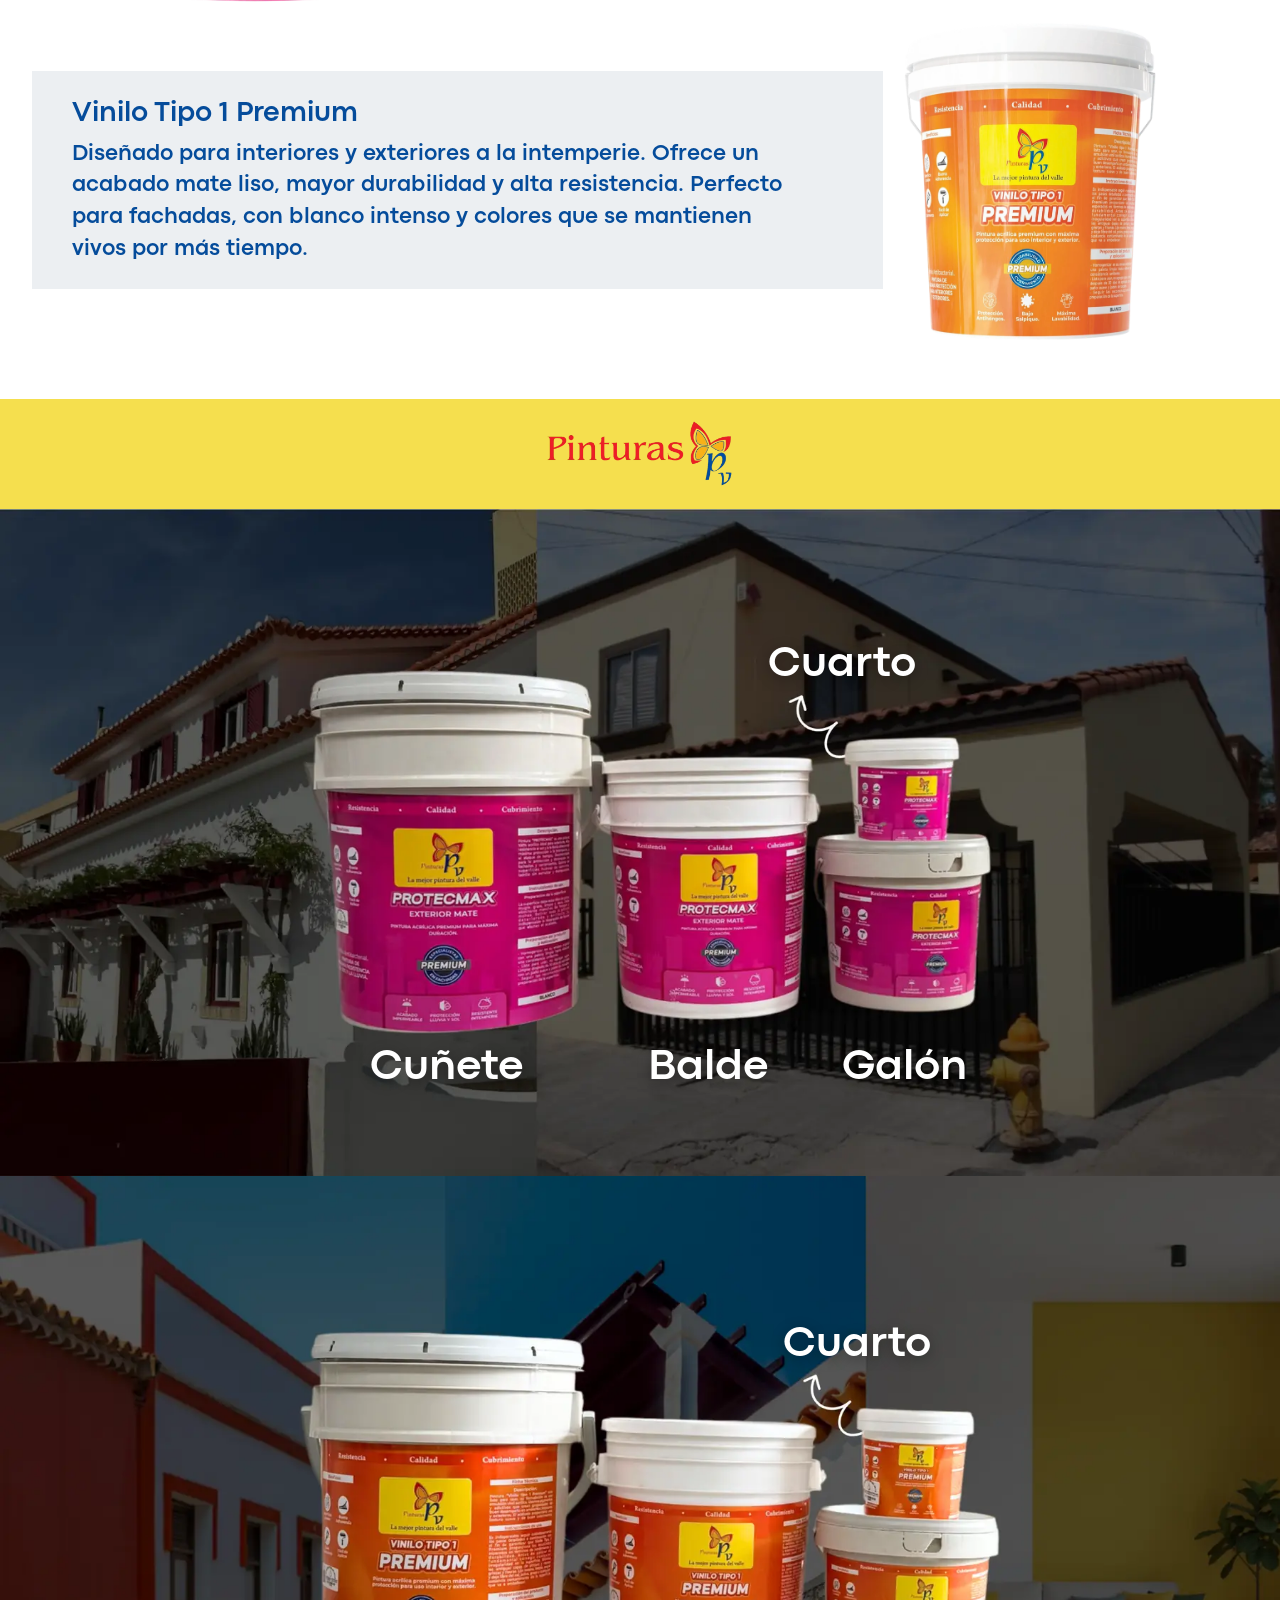
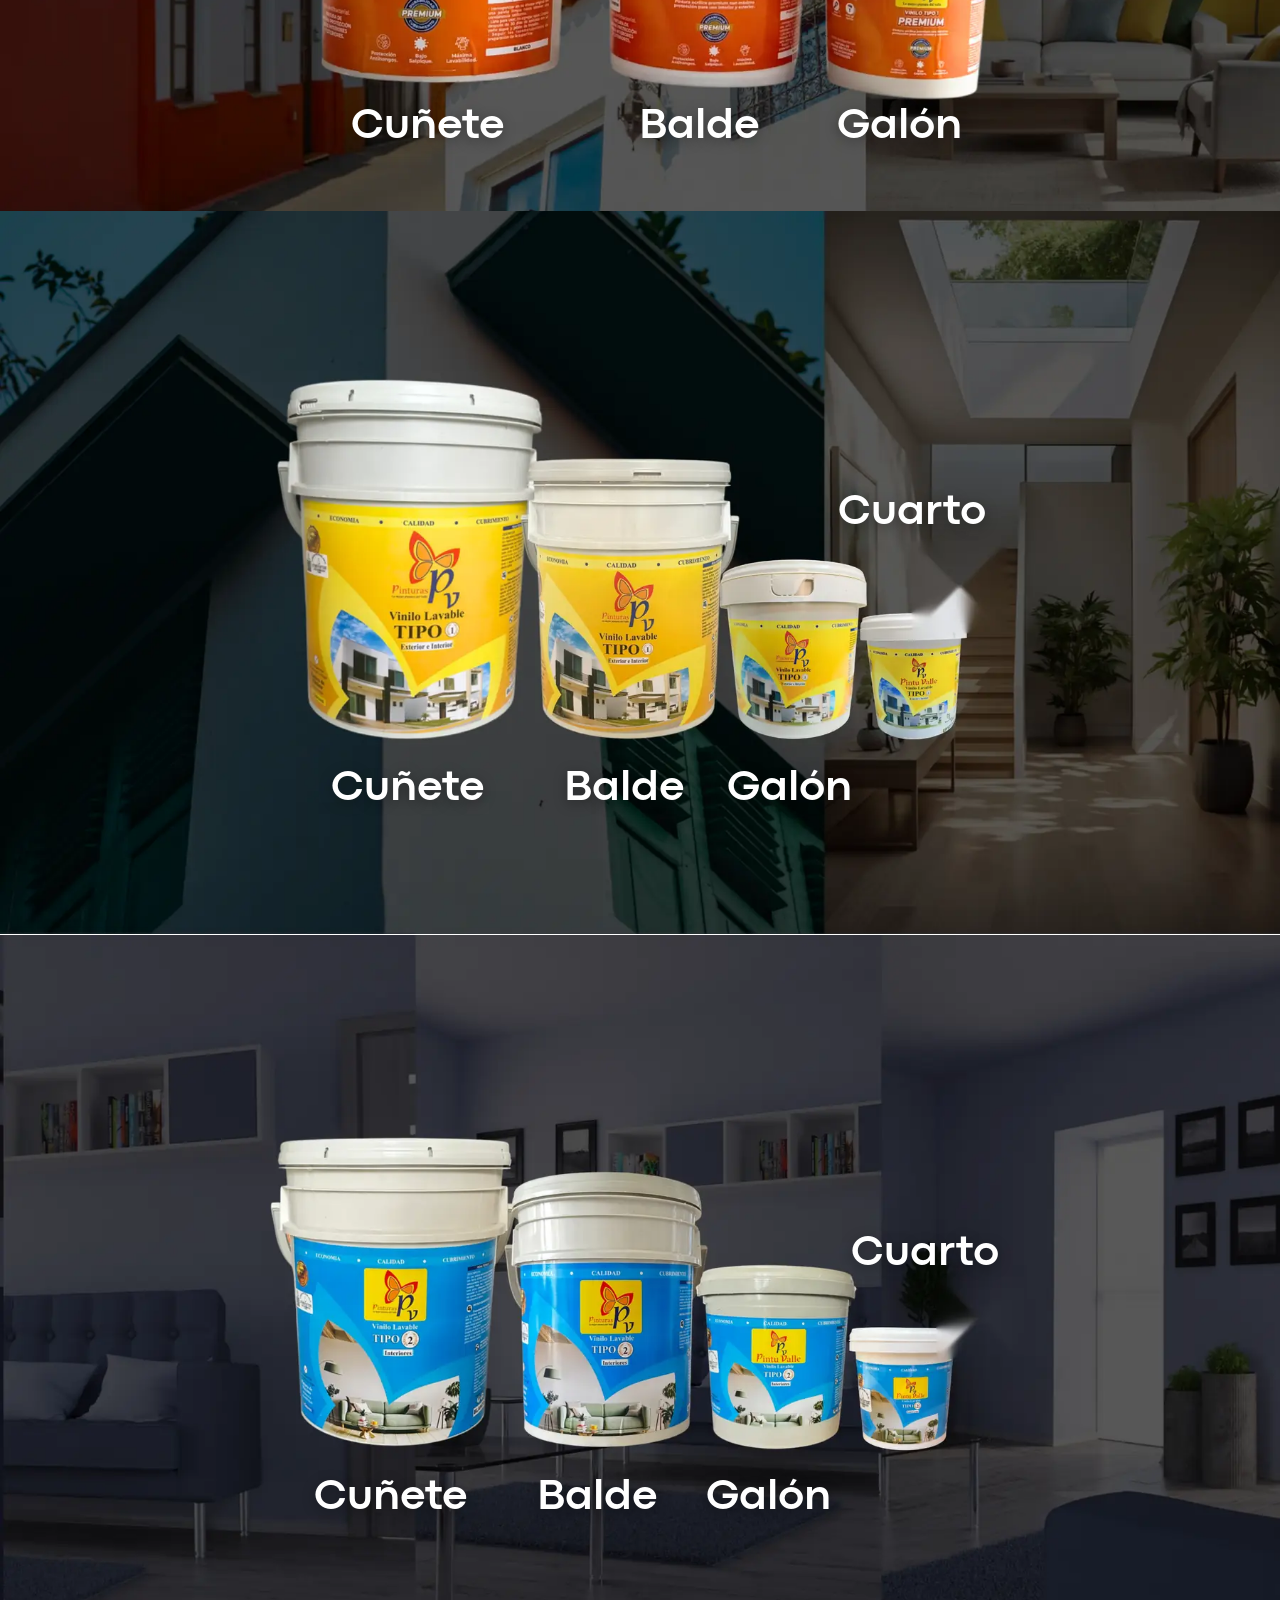
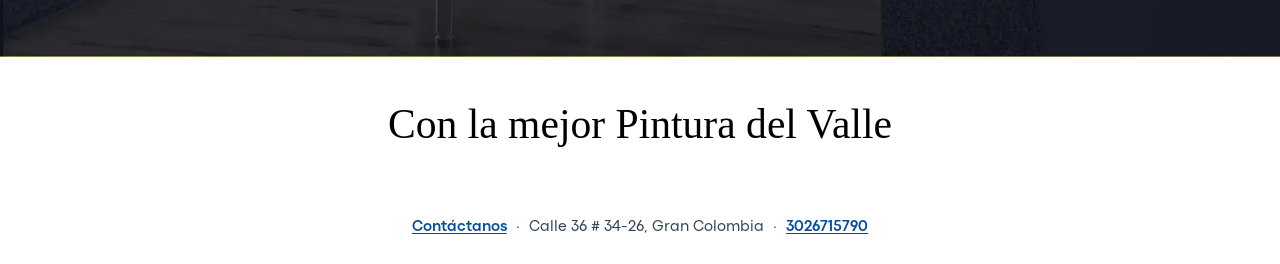
<file: vinilos.html>
<!DOCTYPE html>
<html lang="es-CO">
<head>
  <meta charset="utf-8">
  <meta name="viewport" content="width=device-width, initial-scale=1">
  <title>Vinilos para interior y exterior | Pinturas PV – Pintu Valle</title>
  <meta name="description" content="Vinilo Lavable Tipo 1, Tipo 2, Protecmax y Premium para interior y exterior. Presentaciones en cuñete, balde, galón y cuarto. Conoce cada vinilo.">
  <link rel="canonical" href="https://pintuvalle.gijac.com/vinilos.html">
  <meta property="og:url" content="https://pintuvalle.gijac.com/vinilos.html">

  <meta name="robots" content="index, follow, max-image-preview:large">
  <meta property="og:type" content="website">
  <meta property="og:site_name" content="Pinturas PV – Pintu Valle">
  <meta property="og:locale" content="es_CO">
  <meta property="og:title"       content="Vinilos para interior y exterior | Pinturas PV – Pintu Valle">
  <meta property="og:description" content="Vinilo Lavable Tipo 1, Tipo 2, Protecmax y Premium para interior y exterior. Presentaciones en cuñete, balde, galón y cuarto. Conoce cada vinilo.">
  <meta property="og:image" content="https://pintuvalle.gijac.com/assets/img/logo-pv-eslogan.svg">
  <meta property="og:image:width" content="1200">
  <meta property="og:image:height" content="630">
  <meta property="og:image:alt" content="Pinturas PV – Pintu Valle, la mejor pintura del Valle">
  <meta name="twitter:card" content="summary_large_image">

  <link rel="icon" type="image/svg+xml" href="assets/img/logo-pv-tarjeta.svg">
  <script>document.documentElement.classList.add("js")</script>
  <link rel="stylesheet" href="css/base.css">
  <link rel="stylesheet" href="css/components.css">
  <link rel="stylesheet" href="css/pages.css">
  <link rel="stylesheet" href="css/animations.css">
</head>

<body>
  <header class="site-header">
    <div class="container site-header__inner">
      <button class="nav-toggle" type="button" aria-expanded="false" aria-controls="site-nav">
        <span class="sr-only">Abrir menú</span>
        <span class="nav-toggle__bars" aria-hidden="true"></span>
      </button>

      <nav class="nav" id="site-nav" aria-label="Principal">
        <ul class="nav__list">
          <li><a class="nav__link" href="index.html">Nosotros</a></li>
          <li><a class="nav__link" href="vinilos.html" aria-current="page">Vinilos</a></li>
          <li><a class="nav__link" href="emfabcolors.html">EMFABcolors</a></li>
          <li><a class="nav__link" href="carta-de-colores.html">Carta de colores</a></li>
          <li><a class="nav__link" href="estuco-mastick.html">Estuco y Mastick</a></li>
          <li><a class="nav__link" href="grafiado.html">Grafiado</a></li>
        </ul>
      </nav>
    </div>
  </header>

  <main>
    <section class="vinilos-intro container" aria-labelledby="vin-title">
      <h1 class="page-title" id="vin-title" data-reveal>Vinilos</h1>
      <ul class="vin-band" data-reveal-stagger>
        <li class="vin-band__item"><img src="assets/img/vinilo-tipo1.webp" width="344" height="429" alt="Cubeta de Vinilo tipo 1"><span class="vin-band__label">Vinilo tipo 1</span></li>
        <li class="vin-band__item"><img src="assets/img/vinilo-tipo2.webp" width="556" height="679" alt="Cubeta de Vinilo tipo 2"><span class="vin-band__label">Vinilo tipo 2</span></li>
        <li class="vin-band__item"><img src="assets/img/vinilo-protecmax.webp" width="667" height="795" alt="Cubeta de Protecmax"><span class="vin-band__label">Protecmax</span></li>
        <li class="vin-band__item"><img src="assets/img/vinilo-premium.webp" width="653" height="800" alt="Cubeta de Premium"><span class="vin-band__label">Premium</span></li>
      </ul>
    </section>

    <section class="fichas container" aria-label="Fichas de producto">
      <article class="ficha ficha--left" data-reveal>
        <img class="ficha__img" src="assets/img/vinilo-tipo1.webp" width="344" height="429" loading="lazy" alt="Cubeta de Vinilo Lavable Tipo 1">
        <div class="ficha__card">
          <h2 class="ficha__title">Vinilo Lavable Tipo 1</h2>
          <p>Ideal para interiores y exteriores techados. Antihongos, colores duraderos y excelente cubrimiento desde la primera mano. Fórmula lista para aplicar.</p>
        </div>
      </article>
      <article class="ficha ficha--right" data-reveal>
        <img class="ficha__img" src="assets/img/vinilo-tipo2.webp" width="556" height="679" loading="lazy" alt="Cubeta de Vinilo Lavable Tipo 2">
        <div class="ficha__card">
          <h2 class="ficha__title">Vinilo Lavable Tipo 2</h2>
          <p>Brinda un elegante acabado mate con una amplia variedad de colores. Ideal para ambientes interiores. No necesita mezclarse con otras sustancias, viene lista para usar.</p>
        </div>
      </article>
      <article class="ficha ficha--left" data-reveal>
        <img class="ficha__img" src="assets/img/vinilo-protecmax.webp" width="667" height="795" loading="lazy" alt="Cubeta de Protecmax">
        <div class="ficha__card">
          <h2 class="ficha__title">Protecmax</h2>
          <p>Vinilo especialmente formulado para exteriores a la intemperie, resistente a todo tipo de clima. Brinda un acabado mate liso, blanco intenso y excelente cubrimiento, incluso sobre colores fuertes en fachadas.</p>
        </div>
      </article>
      <article class="ficha ficha--right" data-reveal>
        <img class="ficha__img" src="assets/img/vinilo-premium.webp" width="653" height="800" loading="lazy" alt="Cubeta de Vinilo Tipo 1 Premium">
        <div class="ficha__card">
          <h2 class="ficha__title">Vinilo Tipo 1 Premium</h2>
          <p>Diseñado para interiores y exteriores a la intemperie. Ofrece un acabado mate liso, mayor durabilidad y alta resistencia. Perfecto para fachadas, con blanco intenso y colores que se mantienen vivos por más tiempo.</p>
        </div>
      </article>
    </section>

  <div class="logo-band"><img src="assets/img/logo-pinturas-pv.webp" width="800" height="296" loading="lazy" alt="Pinturas PV"></div>

    <section class="presentation" aria-label="Presentaciones de Protecmax" data-reveal="fade">
      <img src="assets/img/vinilos-protecmax.webp" width="1800" height="938" loading="lazy" alt="Cuñete, balde, galón y cuarto de Protecmax Exterior Mate frente a fachadas de casas">
      <span class="presentation__label" style="--x:28.87%;--y:80.54%">Cuñete</span>
      <span class="presentation__label" style="--x:50.63%;--y:80.54%">Balde</span>
      <span class="presentation__label" style="--x:65.80%;--y:80.54%">Galón</span>
      <span class="presentation__label" style="--x:60.03%;--y:20.03%">Cuarto</span>
    </section>
    <section class="presentation" aria-label="Presentaciones de Vinilo Tipo 1 Premium" data-reveal="fade">
      <img src="assets/img/vinilos-premium.webp" width="1800" height="894" loading="lazy" alt="Cuñete, balde, galón y cuarto de Vinilo Tipo 1 Premium frente a fachadas de colores">
      <span class="presentation__label" style="--x:27.46%;--y:83.16%">Cuñete</span>
      <span class="presentation__label" style="--x:49.96%;--y:83.16%">Balde</span>
      <span class="presentation__label" style="--x:65.36%;--y:83.16%">Galón</span>
      <span class="presentation__label" style="--x:61.21%;--y:23.10%">Cuarto</span>
    </section>
    <section class="presentation" aria-label="Presentaciones de Vinilo Lavable Tipo 1" data-reveal="fade">
      <img src="assets/img/vinilos-tipo1.webp" width="1800" height="1017" loading="lazy" alt="Cuñete, balde, galón y cuarto de Vinilo Lavable Tipo 1 frente a una fachada y un pasillo">
      <span class="presentation__label" style="--x:25.83%;--y:76.93%">Cuñete</span>
      <span class="presentation__label" style="--x:44.04%;--y:76.93%">Balde</span>
      <span class="presentation__label" style="--x:56.77%;--y:76.93%">Galón</span>
      <span class="presentation__label" style="--x:65.43%;--y:38.66%">Cuarto</span>
    </section>
    <section class="presentation" aria-label="Presentaciones de Vinilo Lavable Tipo 2" data-reveal="fade">
      <img src="assets/img/vinilos-tipo2.webp" width="1800" height="1015" loading="lazy" alt="Cuñete, balde, galón y cuarto de Vinilo Lavable Tipo 2 en una sala con sofá azul">
      <span class="presentation__label" style="--x:66.47%;--y:41.21%">Cuarto</span>
      <span class="presentation__label" style="--x:24.50%;--y:74.93%">Cuñete</span>
      <span class="presentation__label" style="--x:41.97%;--y:74.93%">Balde</span>
      <span class="presentation__label" style="--x:55.14%;--y:74.93%">Galón</span>
    </section>

    <p class="vin-closing" data-reveal>Con la mejor Pintura del Valle</p>
  </main>

  <footer class="page-footer">
    <span><a href="index.html#contacto">Contáctanos</a></span><span>Calle 36 # 34-26, Gran Colombia</span><span><a href="tel:+573026715790">3026715790</a></span>
  </footer>
  <script src="js/main.js" defer></script>
</body>
</html>
</file>
<file: css/base.css>
/* ==========================================================================
   base.css — fuentes, tokens de diseño, reset y utilidades
   ========================================================================== */

/* ---------- Fuentes (archivos extraídos del export de Canva) ---------- */
@font-face {
  font-family: "PV Display";
  src: url("../assets/fonts/pv-display-700.woff") format("woff");
  font-weight: 700;
  font-style: normal;
  font-display: swap;
}
@font-face {
  font-family: "PV Sans";
  src: url("../assets/fonts/pv-sans-400.woff") format("woff");
  font-weight: 400;
  font-style: normal;
  font-display: swap;
}
@font-face {
  font-family: "PV Sans";
  src: url("../assets/fonts/pv-sans-700.woff") format("woff");
  font-weight: 700;
  font-style: normal;
  font-display: swap;
}

@font-face {
  font-family: "PV Open";
  src: url("../assets/fonts/pv-open-400.woff") format("woff");
  font-weight: 400;
  font-style: normal;
  font-display: swap;
}
@font-face {
  font-family: "PV Open";
  src: url("../assets/fonts/pv-open-700.woff") format("woff");
  font-weight: 700;
  font-style: normal;
  font-display: swap;
}

/* ---------- Tokens ---------- */
:root {
  /* Color */
  --c-yellow: #f5df4e;
  --c-blue: #054c9b;
  --c-blue-strong: #0000b5;
  --c-ink: #304254;
  --c-surface: #eceff2;
  --c-white: #ffffff;

  /* Tipografía */
  --ff-display: "PV Display", Georgia, "Times New Roman", serif;
  --ff-open: "PV Open", "Open Sans", system-ui, sans-serif;
  --ff-sans: "PV Sans", system-ui, -apple-system, "Segoe UI", Roboto, sans-serif;

  --fs-h1: clamp(2rem, 0.6rem + 3.4vw, 3.2rem);
  --fs-h2: clamp(1.9rem, 0.9rem + 2.7vw, 3.05rem);
  --fs-h3: clamp(1.15rem, 0.9rem + 0.9vw, 1.5rem);
  --fs-lead: clamp(1.15rem, 0.8rem + 1.2vw, 1.75rem);
  --fs-palette: clamp(1.25rem, 0.8rem + 1.6vw, 2.2rem);
  --fs-card: clamp(1rem, 0.7rem + 1.1vw, 1.33rem);
  --fs-body-lg: clamp(1.05rem, 0.9rem + 0.6vw, 1.5rem);

  /* Forma y espaciado */
  --radius-card: 1.4rem;
  --radius-pill: 999px;
  --header-h: 3rem;
  --container: 80rem;
  --gutter: clamp(1rem, 3vw, 2rem);
  --section-y: clamp(3rem, 7vw, 6rem);
}

/* ---------- Reset ---------- */
*,
*::before,
*::after {
  box-sizing: border-box;
}

html {
  -webkit-text-size-adjust: 100%;
  /* Las animaciones laterales arrancan fuera de pantalla: no deben crear scroll horizontal */
  overflow-x: clip;
  scroll-padding-top: var(--header-h);
}

@media (prefers-reduced-motion: no-preference) {
  html {
    scroll-behavior: smooth;
  }
}

body {
  margin: 0;
  font-family: var(--ff-sans);
  font-size: 1rem;
  line-height: 1.5;
  color: var(--c-blue);
  background: var(--c-white);
  -webkit-font-smoothing: antialiased;
  /* Las animaciones laterales arrancan fuera de pantalla: no deben crear scroll horizontal */
}

img,
svg {
  display: block;
  max-width: 100%;
}

img {
  height: auto;
}

h1,
h2,
h3,
p,
ul,
figure {
  margin: 0;
}

ul {
  padding: 0;
  list-style: none;
}

a {
  color: inherit;
}

:focus-visible {
  outline: 3px solid var(--c-blue-strong);
  outline-offset: 3px;
}

/* ---------- Utilidades ---------- */
.container {
  width: 100%;
  max-width: var(--container);
  margin-inline: auto;
  padding-inline: var(--gutter);
}

.sr-only {
  position: absolute;
  width: 1px;
  height: 1px;
  margin: -1px;
  padding: 0;
  overflow: hidden;
  clip: rect(0 0 0 0);
  white-space: nowrap;
  border: 0;
}

/* Sprite de iconos: oculto, solo provee <symbol> */
.sprite {
  position: absolute;
  width: 0;
  height: 0;
  overflow: hidden;
}

.icon {
  fill: currentColor;
  flex-shrink: 0;
}

/* Títulos de sección (serif, mayúsculas, tracking cerrado) */
.section-title {
  font-family: var(--ff-display);
  font-size: var(--fs-h2);
  font-weight: 700;
  line-height: 1.25;
  letter-spacing: -0.048em;
  text-transform: uppercase;
  text-align: center;
  text-wrap: balance;
  color: var(--c-blue);
}
</file>
<file: css/components.css>
/* ==========================================================================
   components.css — piezas reutilizables (header, botones, tarjetas, logo)
   ========================================================================== */

/* ---------- Header / navegación ---------- */
.site-header {
  position: sticky;
  top: 0;
  z-index: 50;
  height: var(--header-h);
  background: var(--c-white);
  border-bottom: 1px solid rgb(48 66 84 / 0.08);
}

.site-header__inner {
  display: flex;
  align-items: center;
  justify-content: flex-end;
  height: 100%;
}

.nav-toggle {
  display: none;
  align-items: center;
  justify-content: center;
  width: 2.75rem;
  height: 2.75rem;
  padding: 0;
  color: var(--c-ink);
  background: none;
  border: 0;
  cursor: pointer;
}

.nav-toggle__bars,
.nav-toggle__bars::before,
.nav-toggle__bars::after {
  display: block;
  width: 1.4rem;
  height: 2px;
  background: currentColor;
  border-radius: 2px;
  transition: transform 0.2s ease, opacity 0.2s ease;
}

.nav-toggle__bars {
  position: relative;
}

.nav-toggle__bars::before,
.nav-toggle__bars::after {
  content: "";
  position: absolute;
  left: 0;
}

.nav-toggle__bars::before {
  top: -0.45rem;
}

.nav-toggle__bars::after {
  top: 0.45rem;
}

.nav-toggle[aria-expanded="true"] .nav-toggle__bars {
  background: transparent;
}

.nav-toggle[aria-expanded="true"] .nav-toggle__bars::before {
  transform: translateY(0.45rem) rotate(45deg);
}

.nav-toggle[aria-expanded="true"] .nav-toggle__bars::after {
  transform: translateY(-0.45rem) rotate(-45deg);
}

.nav__list {
  display: flex;
  align-items: center;
  gap: clamp(1rem, 2.2vw, 2rem);
}

.nav__link {
  display: block;
  padding: 0.25rem 0;
  font-size: 0.95rem;
  color: var(--c-ink);
  text-decoration: none;
  opacity: 0.68;
  transition: opacity 0.15s ease;
}

.nav__link:hover,
.nav__link[aria-current="page"] {
  opacity: 1;
}

.nav__link[aria-current="page"] {
  font-weight: 700;
}

@media (max-width: 52rem) {
  .nav-toggle {
    display: inline-flex;
  }

  .nav {
    position: absolute;
    top: 100%;
    left: 0;
    right: 0;
    display: none;
    padding: 0.5rem var(--gutter) 1rem;
    background: var(--c-white);
    border-bottom: 1px solid rgb(48 66 84 / 0.12);
    box-shadow: 0 12px 24px rgb(0 0 0 / 0.08);
  }

  .nav.is-open {
    display: block;
  }

  .nav__list {
    flex-direction: column;
    align-items: stretch;
    gap: 0;
  }

  .nav__link {
    padding: 0.8rem 0;
    font-size: 1.05rem;
    border-bottom: 1px solid rgb(48 66 84 / 0.08);
  }
}

/* ---------- Botones ---------- */
.btn {
  display: inline-block;
  padding: 0.2em 0.9em;
  font-family: var(--ff-sans);
  font-weight: 700;
  line-height: 1.4;
  color: var(--c-white);
  text-decoration: underline;
  text-underline-offset: 0.15em;
  background: var(--c-blue);
  cursor: pointer;
  transition: transform 0.15s ease, filter 0.15s ease;
}

.btn:hover {
  filter: brightness(1.15);
  transform: translateY(-1px);
}

.btn--pill {
  font-size: var(--fs-card);
  text-transform: uppercase;
  border-radius: var(--radius-pill);
}

.btn--accent {
  font-size: var(--fs-palette);
  background: var(--c-blue-strong);
  border-radius: 0.5rem;
}

/* ---------- Tarjeta de producto ---------- */
.product-card {
  display: flex;
  flex-direction: column;
  align-items: center;
  gap: 1rem;
  padding: 1.75rem 1rem 1.5rem;
  text-align: center;
  background: var(--c-yellow);
  border-radius: var(--radius-card);
}

.product-card__image {
  width: 100%;
  height: clamp(15rem, 24vw, 20.5rem);
  object-fit: contain;
}

.product-card__title {
  /* Reserva 2 líneas para que los botones queden alineados entre tarjetas */
  display: flex;
  align-items: center;
  min-height: 2.8em;
  font-family: var(--ff-sans);
  font-size: var(--fs-card);
  font-weight: 700;
  line-height: 1.38;
  text-transform: uppercase;
  color: var(--c-blue);
}

.product-card .btn {
  margin-top: auto;
}

/* ---------- Marca (wordmark Pinturas PV) ---------- */
.brand-mark {
  width: clamp(11rem, 23vw, 19.25rem);
  margin-inline: auto;
}
</file>
<file: css/sections.css>
/* ==========================================================================
   sections.css — estilos específicos de cada sección de la página
   ========================================================================== */

/* ---------- 1. Hero ---------- */
.hero {
  position: relative;
  overflow: hidden;
  background: var(--c-yellow);
}

.hero__content {
  position: relative;
  z-index: 2;
  display: flex;
  flex-direction: column;
  align-items: flex-start;
  gap: clamp(1rem, 2.4vw, 2.2rem);
  padding: clamp(2.5rem, 6vw, 4rem) var(--gutter) 5rem;
}

.hero__title {
  font-family: var(--ff-display);
  font-size: var(--fs-h1);
  font-weight: 700;
  line-height: 1;
  letter-spacing: 0.1em;
  color: var(--c-blue);
}

.hero__lead {
  display: flex;
  flex-wrap: wrap;
  align-items: center;
  column-gap: 0.6em;
  max-width: 33rem;
  font-size: var(--fs-lead);
  line-height: 1.37;
  letter-spacing: 0.1em;
  color: var(--c-blue);
}

/* Mantiene "calidad de" junto al logo al saltar de línea */
.hero__nowrap {
  display: inline-flex;
  align-items: center;
  gap: 0.6em;
  white-space: nowrap;
}

.hero__wordmark {
  width: clamp(7.5rem, 12vw, 10.3rem);
}

.hero__cta {
  padding: 0.1em 0.4em;
  font-family: var(--ff-display);
  font-size: var(--fs-lead);
  font-weight: 700;
  letter-spacing: 0.1em;
  color: var(--c-yellow);
  text-decoration: none;
  background: var(--c-blue);
  transition: filter 0.15s ease;
}

.hero__cta:hover {
  filter: brightness(1.2);
}

/* Composición de la foto: círculo recortado + insignia del logo */
.hero__media {
  position: relative;
  height: clamp(17rem, 75vw, 28rem);
}

/* Móvil/tablet: la foto se recorta como un arco; en escritorio pasa a ser un círculo */
.hero__photo {
  position: absolute;
  inset: 0;
  overflow: hidden;
  border-radius: 50% 50% 0 0 / 22% 22% 0 0;
}

.hero__photo img {
  width: 100%;
  height: 100%;
  object-fit: cover;
  object-position: 62% 30%;
}

.hero__badge {
  position: absolute;
  left: 6%;
  top: 0;
  z-index: 1;
  width: clamp(8rem, 36vw, 12rem);
  translate: 0 -45%;
}

@media (min-width: 52rem) {
  .hero {
    min-height: clamp(32rem, 56.25vw, 56rem);
  }

  .hero__content {
    justify-content: center;
    width: 55%;
    min-height: inherit;
    padding: 0 0 4% 5.6vw;
    /* Compensa la caja con fondo del CTA para alinear su texto con el título */
  }

  .hero__cta {
    margin-left: -0.4em;
    margin-top: 1.5vw;
  }

  .hero__media {
    position: absolute;
    inset: 0;
    height: auto;
    pointer-events: none;
  }

  /* Círculo medido sobre el diseño original: Ø ≈ 102 % del alto, borde izq. al 52,3 % */
  .hero__photo {
    inset: auto;
    left: 52.3%;
    top: -0.3%;
    height: 102.4%;
    aspect-ratio: 1;
    border-radius: 50%;
  }

  .hero__photo img {
    object-position: 56% 50%;
  }

  .hero__badge {
    left: 41.7%;
    top: 40.5%;
    width: 23.5%;
    translate: none;
  }
}

/* ---------- 2. Lo más buscado ---------- */
.featured {
  padding-block: var(--section-y) clamp(2rem, 4vw, 3rem);
}

.featured__grid {
  display: grid;
  gap: clamp(1rem, 1.6vw, 1.3rem);
  margin-top: clamp(1.5rem, 3vw, 2.5rem);
  grid-template-columns: 1fr;
}

@media (min-width: 36rem) {
  .featured__grid {
    grid-template-columns: repeat(2, 1fr);
  }
}

@media (min-width: 64rem) {
  .featured__grid {
    grid-template-columns: repeat(4, 1fr);
  }
}

.featured .brand-mark,
.finishes .brand-mark,
.benefits .brand-mark {
  margin-top: clamp(2.5rem, 5vw, 4rem);
}

/* ---------- 3. Acabados profesionales ---------- */
.finishes {
  padding-block: clamp(2rem, 4vw, 3rem) var(--section-y);
}

.finishes__subtitle {
  margin-top: 0.4rem;
  font-size: var(--fs-h3);
  font-weight: 700;
  letter-spacing: -0.04em;
  text-transform: uppercase;
  text-align: center;
  color: var(--c-blue);
}

.finishes__grid {
  display: grid;
  gap: clamp(1rem, 1.6vw, 1.3rem);
  margin-top: clamp(1.5rem, 3vw, 2.5rem);
  grid-template-columns: 1fr;
}

@media (min-width: 36rem) {
  .finishes__grid {
    grid-template-columns: repeat(2, 1fr);
  }
}

@media (min-width: 64rem) {
  .finishes__grid {
    grid-template-columns: repeat(4, 1fr);
  }
}

.finish {
  display: flex;
  flex-direction: column;
  gap: 1.1rem;
}

.finish__image {
  width: 100%;
  aspect-ratio: 3 / 4;
  object-fit: cover;
  border-radius: var(--radius-card);
}

.finish__text {
  flex: 1;
  padding: 1rem 0.9rem;
  font-size: clamp(0.9rem, 0.75rem + 0.5vw, 1.17rem);
  text-wrap: pretty;
  font-weight: 700;
  line-height: 1.4;
  text-transform: uppercase;
  background: var(--c-surface);
  border-radius: var(--radius-card);
}

/* ---------- 4. Carta de colores ---------- */
.palette {
  display: grid;
  grid-template-columns: 1fr;
  background: var(--c-yellow);
}

.palette__media {
  position: relative;
  min-height: clamp(18rem, 70vw, 26rem);
}

.palette__photo {
  position: absolute;
  inset: 0;
  width: 100%;
  height: 100%;
  object-fit: cover;
}

.palette__logo {
  position: absolute;
  top: 18%;
  left: 50%;
  width: min(50%, 17.5rem);
  translate: -50% 0;
}

.palette__content {
  display: flex;
  flex-direction: column;
  align-items: flex-start;
  justify-content: center;
  gap: clamp(1.25rem, 3vw, 2.2rem);
  padding: clamp(2rem, 5vw, 4rem) var(--gutter);
  color: var(--c-white);
  text-shadow: 0 2px 8px rgb(0 0 0 / 0.22);
}

.palette__title {
  max-width: 40rem;
  font-size: clamp(1.9rem, 1rem + 2.6vw, 2.9rem);
  font-weight: 700;
  line-height: 1.35;
}

.palette__text {
  max-width: 44rem;
  font-size: var(--fs-palette);
  font-weight: 700;
  line-height: 1.3;
}

.palette__text strong {
  color: var(--c-blue-strong);
}

.palette .btn--accent {
  text-shadow: none;
}

@media (min-width: 52rem) {
  .palette {
    grid-template-columns: 40% 1fr;
    min-height: clamp(26rem, 56vw, 52rem);
  }

  .palette__media {
    min-height: 0;
  }

  .palette__content {
    padding-right: 5.7vw;
  }

  .palette .btn--accent {
    align-self: flex-end;
  }
}

/* ---------- 5. Beneficios ---------- */
.benefits {
  padding-block: var(--section-y);
}

.benefits__list {
  display: grid;
  gap: clamp(2rem, 4vw, 3rem);
  grid-template-columns: 1fr;
  justify-items: center;
}

@media (min-width: 44rem) {
  .benefits__list {
    grid-template-columns: repeat(3, 1fr);
    align-items: end;
  }
}

.benefit {
  display: flex;
  flex-direction: column;
  align-items: center;
  gap: 1.25rem;
  max-width: 17rem;
  text-align: center;
  color: var(--c-blue-strong);
}

.benefit__icon {
  width: auto;
  height: clamp(8rem, 16vw, 13.75rem);
}

.benefit__title {
  font-family: var(--ff-sans);
  font-size: clamp(1.25rem, 1rem + 0.9vw, 1.75rem);
  font-weight: 700;
  line-height: 1.22;
  text-transform: uppercase;
}

/* ---------- 6. Contacto (footer) ---------- */
.contact {
  position: relative;
  isolation: isolate;
  padding-block: clamp(2.5rem, 7vw, 6rem) clamp(2rem, 5vw, 4rem);
  background: var(--c-white);
}

/* Foto de fondo que se desvanece hacia el blanco */
.contact::before {
  content: "";
  position: absolute;
  inset: 0 0 auto;
  z-index: -1;
  height: clamp(22rem, 46vw, 40rem);
  background: url("../assets/img/contacto-fondo.webp") center / cover no-repeat;
  opacity: 0.42;
  -webkit-mask-image: linear-gradient(to bottom, #000 45%, transparent 100%);
  mask-image: linear-gradient(to bottom, #000 45%, transparent 100%);
}

.contact__grid {
  display: grid;
  gap: clamp(2rem, 5vw, 3rem) clamp(2rem, 6vw, 5rem);
  grid-template-columns: 1fr;
}

@media (min-width: 52rem) {
  .contact__grid {
    grid-template-columns: 1.55fr 1fr;
    align-items: start;
  }

  .contact__col--sale {
    padding-top: 0.6rem;
  }

  .contact__brand {
    grid-column: 2;
    align-self: end;
    justify-self: end;
  }
}

.contact__title {
  font-family: var(--ff-display);
  font-size: clamp(1.7rem, 1.1rem + 1.8vw, 2.33rem);
  font-weight: 700;
  line-height: 1.1;
  text-transform: uppercase;
  color: var(--c-blue);
}

.contact__list {
  display: grid;
  gap: 1.25rem;
  margin-top: 1.5rem;
}

.contact__item {
  display: flex;
  align-items: center;
  gap: 1rem;
  font-size: var(--fs-body-lg);
  font-weight: 700;
  line-height: 1.4;
  color: var(--c-blue);
}

.contact__item .icon {
  width: 2.4rem;
  height: 2.4rem;
}

.contact__link {
  text-decoration: underline;
  text-underline-offset: 0.15em;
}

.contact__link--plain {
  text-decoration: none;
}

.contact__link--plain:hover {
  text-decoration: underline;
}

.contact__title--social {
  margin-top: clamp(2rem, 4vw, 3rem);
}

.social {
  display: flex;
  flex-wrap: wrap;
  gap: 1.5rem clamp(1.75rem, 5vw, 3.5rem);
  margin-top: 1.5rem;
}

.social__link {
  display: flex;
  flex-direction: column;
  align-items: center;
  gap: 0.35rem;
  font-size: 0.93rem;
  font-weight: 400;
  color: var(--c-blue);
  text-decoration: underline;
  text-underline-offset: 0.15em;
}

.social__link .icon {
  width: 2.5rem;
  height: 2.5rem;
}

.contact__brand {
  width: clamp(11rem, 23vw, 19.25rem);
  margin-inline: auto;
}
</file>
<file: css/animations.css>
/* ==========================================================================
   animations.css — animaciones de entrada (equivalentes a las del diseño de Canva)
   · Hero: fundido + ascenso escalonado al cargar.
   · Resto: fundido + ascenso al entrar en pantalla (ver js/main.js).
   · Respeta prefers-reduced-motion y funciona sin JS (el contenido nunca queda oculto).
   ========================================================================== */

:root {
  --ease-out: cubic-bezier(0.22, 0.61, 0.36, 1);
}

/* ---------- Hero (al cargar) ---------- */
@keyframes rise-in {
  from { opacity: 0; transform: translate3d(0, 1.6rem, 0); }
  to   { opacity: 1; transform: none; }
}
@keyframes photo-in {
  from { opacity: 0; scale: 1.08; }
  to   { opacity: 1; scale: 1; }
}
@keyframes badge-in {
  from { opacity: 0; transform: translate3d(0, 1rem, 0) scale(0.92); }
  to   { opacity: 1; transform: none; }
}

@media (prefers-reduced-motion: no-preference) {
  .hero__title { animation: rise-in 0.8s var(--ease-out) 0.05s both; }
  .hero__lead  { animation: rise-in 0.8s var(--ease-out) 0.25s both; }
  .hero__cta   { animation: rise-in 0.8s var(--ease-out) 0.45s both; }
  .hero__photo { animation: photo-in 1.1s var(--ease-out) 0.1s both; }
  .hero__badge { animation: badge-in 0.8s var(--ease-out) 0.6s both; }

  /* ---------- Entrada al hacer scroll ---------- */
  .js [data-reveal] {
    opacity: 0;
    transform: translate3d(var(--reveal-x, 0), var(--reveal-y, 1.75rem), 0);
    transition:
      opacity 0.75s var(--ease-out) var(--reveal-delay, 0ms),
      transform 0.75s var(--ease-out) var(--reveal-delay, 0ms);
    will-change: opacity, transform;
  }

  .js [data-reveal="left"]  { --reveal-x: -2.5rem; --reveal-y: 0; }
  .js [data-reveal="right"] { --reveal-x: 2.5rem;  --reveal-y: 0; }
  .js [data-reveal="fade"]  { --reveal-x: 0;       --reveal-y: 0; }

  .js [data-reveal].is-visible {
    opacity: 1;
    transform: none;
    will-change: auto;
  }

  /* Botones: el hover usa transform, no debe pelear con la entrada */
  .btn { transition: transform 0.15s ease, filter 0.15s ease; }
}
</file>
<file: css/pages.css>
/* ==========================================================================
   pages.css — páginas interiores: Vinilos, EMFABcolors, Carta de colores,
   Estuco y Mastick, Grafiado
   ========================================================================== */

/* ---------- Piezas compartidas ---------- */
.page-title {
  font-family: var(--ff-display);
  font-size: clamp(2.2rem, 1rem + 3.9vw, 3.2rem);
  font-weight: 700;
  line-height: 1.2;
  letter-spacing: 0.1em;
  text-transform: uppercase;
  text-align: center;
  text-wrap: balance;
  color: var(--c-blue);
}

/* Franja blanca de ancho completo con título (Estuco, Grafiado) */
.band-title {
  padding: clamp(0.6rem, 1.6vw, 1.1rem) var(--gutter);
  background: var(--c-white);
}

.band-title .page-title {
  font-size: clamp(1.5rem, 0.6rem + 2.9vw, 3rem);
}

.logo-band {
  display: grid;
  place-items: center;
  padding: clamp(0.4rem, 1.2vw, 0.9rem) var(--gutter);
  background: var(--c-yellow);
}

.logo-band img {
  width: clamp(9rem, 17vw, 14rem);
}

.page-footer {
  padding: 1.5rem var(--gutter);
  font-size: 0.95rem;
  text-align: center;
  background: var(--c-white);
  color: var(--c-ink);
}

.page-footer a {
  font-weight: 700;
  color: var(--c-blue);
  text-underline-offset: 0.15em;
}

.page-footer span + span::before {
  content: "·";
  margin-inline: 0.6em;
}

/* ==========================================================================
   Vinilos
   ========================================================================== */
.vinilos-intro {
  padding-block: clamp(1.5rem, 3vw, 2.5rem) clamp(2rem, 4vw, 3.5rem);
}

.vin-band {
  display: grid;
  grid-template-columns: repeat(2, 1fr);
  gap: clamp(1rem, 2vw, 2rem) 1rem;
  margin-top: clamp(1.25rem, 3vw, 2rem);
  padding: clamp(1rem, 2.4vw, 1.75rem) clamp(0.75rem, 2vw, 1.5rem);
  background: var(--c-yellow);
  border-radius: var(--radius-card);
}

@media (min-width: 52rem) {
  .vin-band {
    grid-template-columns: repeat(4, 1fr);
  }
}

.vin-band__item {
  display: flex;
  flex-direction: column;
  align-items: center;
  gap: 0.6rem;
  text-align: center;
}

.vin-band__item img {
  width: 100%;
  height: clamp(10rem, 22vw, 17.5rem);
  object-fit: contain;
}

.vin-band__label {
  font-family: var(--ff-display);
  font-size: clamp(1rem, 0.6rem + 1.4vw, 1.75rem);
  font-weight: 700;
  letter-spacing: 0.1em;
  text-transform: uppercase;
  color: var(--c-blue);
}

/* Fichas de producto: tarjeta gris + cubeta que sobresale */
.fichas {
  display: grid;
  gap: clamp(2.5rem, 5vw, 3.5rem);
  padding-block: 0 clamp(3rem, 6vw, 5rem);
}

.ficha {
  display: grid;
  grid-template-columns: 1fr;
  align-items: center;
  justify-items: center;
}

.ficha__img {
  position: relative;
  z-index: 1;
  width: clamp(9rem, 38vw, 13rem);
  margin-bottom: -2.5rem;
}

.ficha__card {
  width: 100%;
  padding: clamp(2.75rem, 6vw, 2rem) clamp(1.25rem, 3vw, 2.5rem) clamp(1.25rem, 3vw, 2rem);
  background: var(--c-surface);
}

.ficha__title {
  font-size: clamp(1.25rem, 1rem + 1vw, 1.8rem);
  font-weight: 700;
  line-height: 1.3;
  color: var(--c-blue);
}

.ficha__card p {
  margin-top: 0.4rem;
  font-size: clamp(1rem, 0.85rem + 0.7vw, 1.8rem);
  font-weight: 700;
  line-height: 1.4;
  color: var(--c-blue);
}

@media (min-width: 52rem) {
  .ficha {
    grid-template-columns: minmax(0, 30%) minmax(0, 1fr);
    justify-items: stretch;
  }

  .ficha__img {
    width: min(100%, 17rem);
    margin: -1.5rem -4.5rem -1.5rem 0;
    justify-self: center;
  }

  .ficha__card {
    min-height: 11rem;
    padding: 1.5rem 2.5rem 1.5rem 6rem;
    align-self: center;
  }

  .ficha--right {
    grid-template-columns: minmax(0, 1fr) minmax(0, 30%);
  }

  .ficha--right .ficha__img {
    grid-column: 2;
    grid-row: 1;
    margin: -1.5rem 0 -1.5rem -4.5rem;
  }

  .ficha--right .ficha__card {
    grid-column: 1;
    grid-row: 1;
    padding: 1.5rem 6rem 1.5rem 2.5rem;
  }
}

/* Presentaciones: composición de foto + cubetas + etiquetas como texto real */
.presentation {
  position: relative;
  container-type: inline-size;
  overflow: hidden;
  background: #1c2230;
}

.presentation > img {
  width: 100%;
  height: auto;
}

.presentation__label {
  position: absolute;
  left: var(--x);
  top: var(--y);
  font-size: 3.454cqw;
  font-weight: 700;
  line-height: 1;
  white-space: nowrap;
  color: var(--c-white);
  text-shadow: 0 0.2cqw 1cqw rgb(0 0 0 / 0.35);
}

.vin-closing {
  padding: clamp(1.25rem, 3vw, 2.25rem) var(--gutter);
  font-family: "Times New Roman", Times, serif;
  font-size: clamp(1.6rem, 1rem + 2vw, 2.85rem);
  line-height: 1.55;
  text-align: center;
  text-wrap: balance;
  color: #000;
}

/* ==========================================================================
   EMFABcolors
   ========================================================================== */
.emfab {
  background: var(--c-blue);
  color: var(--c-white);
}

.emfab__hero {
  padding-block: clamp(2rem, 6vw, 5rem) clamp(2rem, 5vw, 3.5rem);
}

.emfab__head {
  display: inline-block;
  text-align: center;
  margin-left: clamp(0rem, 7vw, 6rem);
}

.emfab__title {
  display: inline-block;
  padding: 0 0.1em 0.05em;
  font-family: "Times New Roman", Times, serif;
  font-size: clamp(2.8rem, 1rem + 6.4vw, 6rem);
  font-weight: 400;
  line-height: 1.05;
  border-bottom: clamp(0.2rem, 0.5vw, 0.4rem) solid var(--c-white);
}

.emfab__tag {
  margin-top: clamp(0.5rem, 1.5vw, 1rem);
  font-family: var(--ff-open);
  font-size: clamp(0.9rem, 0.5rem + 1.3vw, 1.95rem);
  letter-spacing: 0.35em;
  text-indent: 0.35em;
  text-transform: uppercase;
}

.emfab__cubetas {
  width: min(100%, 58rem);
  margin: clamp(1.5rem, 4vw, 3rem) auto 0;
}

.emfab__subtitle {
  margin-top: 1.25rem;
  font-family: var(--ff-open);
  font-size: clamp(1.05rem, 0.7rem + 1.4vw, 1.9rem);
  font-weight: 700;
  line-height: 1.3;
  text-align: center;
  text-transform: uppercase;
  text-wrap: balance;
}

.emfab__body {
  display: grid;
  grid-template-columns: 1fr;
  gap: 1.5rem;
  margin-top: clamp(1.5rem, 3vw, 2.25rem);
  /* mismo margen izquierdo que el contenedor; la foto llega al borde derecho */
  padding-left: max(var(--gutter), calc((100vw - var(--container)) / 2 + var(--gutter)));
}

.emfab__text {
  padding-right: var(--gutter);
  font-family: var(--ff-open);
  font-size: clamp(1.05rem, 0.8rem + 1vw, 1.95rem);
  line-height: 1.38;
}

.emfab__text p + p {
  margin-top: 1.4em;
}

.emfab__sala {
  width: 100%;
  height: 100%;
  min-height: 14rem;
  object-fit: cover;
}

@media (min-width: 52rem) {
  .emfab__body {
    grid-template-columns: minmax(0, 1fr) minmax(0, 1.1fr);
    align-items: stretch;
    gap: clamp(1rem, 3vw, 2.5rem);
  }
}

.emfab__logo {
  display: grid;
  place-items: center;
  padding: clamp(1.5rem, 4vw, 3rem) var(--gutter);
  background: var(--c-white);
}

.emfab__logo img {
  width: clamp(11rem, 20vw, 17rem);
}

/* ==========================================================================
   Carta de colores
   ========================================================================== */
.swatch-top {
  display: grid;
  grid-template-columns: 1fr;
  background: var(--c-white);
}

.swatch-top__photo {
  width: 100%;
  height: 100%;
  min-height: 16rem;
  max-height: 24rem;
  object-fit: cover;
}

@media (min-width: 52rem) {
  .swatch-top {
    grid-template-columns: 38.7% 1fr;
  }

  .swatch-top__photo {
    max-height: none;
  }
}

.swatch-grid {
  display: grid;
  grid-template-columns: repeat(auto-fill, minmax(5.25rem, 1fr));
  gap: clamp(1rem, 2vw, 1.5rem) 0.5rem;
  padding: clamp(1.25rem, 3vw, 2.5rem) clamp(0.75rem, 2.5vw, 2.25rem);
}

.swatch {
  display: flex;
  flex-direction: column;
  align-items: center;
  gap: 0.5rem;
  text-align: center;
}

.swatch__chip {
  width: 3.75rem;
  height: 3.75rem;
  background: var(--c);
  border-radius: 0.25rem;
  box-shadow: inset 0 0 0 1px rgb(0 0 0 / 0.1);
  transition: transform 0.15s ease;
}

.swatch:hover .swatch__chip {
  transform: scale(1.12);
}

.swatch__name {
  max-width: 6rem;
  font-size: 0.8rem;
  line-height: 1.2;
  text-wrap: balance;
  color: var(--c-ink);
}

.strip {
  height: clamp(1rem, 2.4vw, 1.9rem);
  background: var(--c-blue);
}

.swatch-end {
  display: grid;
  place-items: center;
  padding: 1.5rem var(--gutter) 2.5rem;
}

.swatch-end img {
  width: clamp(8rem, 12vw, 10rem);
}

/* ==========================================================================
   Estuco y Mastick  /  Grafiado  (filas: composición + texto)
   ========================================================================== */
.rows {
  display: grid;
  gap: clamp(2.5rem, 6vw, 3.5rem);
  padding-block: clamp(1.5rem, 4vw, 3rem);
}

.row {
  display: grid;
  grid-template-columns: 1fr;
  align-items: center;
  gap: 1.25rem;
}

.row__media {
  width: 100%;
}

.row__text {
  display: flex;
  flex-direction: column;
  align-items: center;
  padding-inline: var(--gutter);
  text-align: center;
}

.row__title {
  font-family: var(--ff-display);
  font-size: clamp(1.7rem, 1rem + 2.2vw, 2.5rem);
  font-weight: 700;
  letter-spacing: 0.1em;
  line-height: 1.2;
  text-transform: uppercase;
}

.row__text p {
  max-width: 34rem;
  margin-top: 1.25em;
  font-size: clamp(1.05rem, 0.8rem + 0.9vw, 1.75rem);
  line-height: 1.12;
  letter-spacing: -0.03em;
}

.row__text .row__title + p {
  margin-top: 1.5rem;
}

@media (min-width: 52rem) {
  .row {
    grid-template-columns: 54% 1fr;
    gap: clamp(1rem, 3vw, 3rem);
  }

  .row__text {
    padding-inline: 0 5vw;
  }
}

/* Estuco: fondo azul, texto blanco */
.estuco {
  background: var(--c-blue);
  color: var(--c-white);
}

.estuco__top {
  padding-top: clamp(1.5rem, 4vw, 3rem);
}

.estuco .rows {
  padding-bottom: clamp(2rem, 5vw, 3.5rem);
}

/* Grafiado: fondo amarillo, texto azul */
.grafiado {
  background: var(--c-yellow);
  color: var(--c-blue);
}

.grafiado__top {
  padding-top: clamp(1.5rem, 4vw, 3rem);
}

.grafiado .rows {
  gap: clamp(2rem, 5vw, 3.5rem);
  padding-block: clamp(1.5rem, 4vw, 2.5rem) clamp(2rem, 5vw, 4rem);
}

.grafiado .row {
  margin-top: 1.5rem;
}

.grafiado .row__media {
  padding-left: 1rem;
}

.row__badge {
  width: clamp(5rem, 11vw, 9.25rem);
  margin-top: 1.5rem;
  align-self: flex-end;
}
</file>
